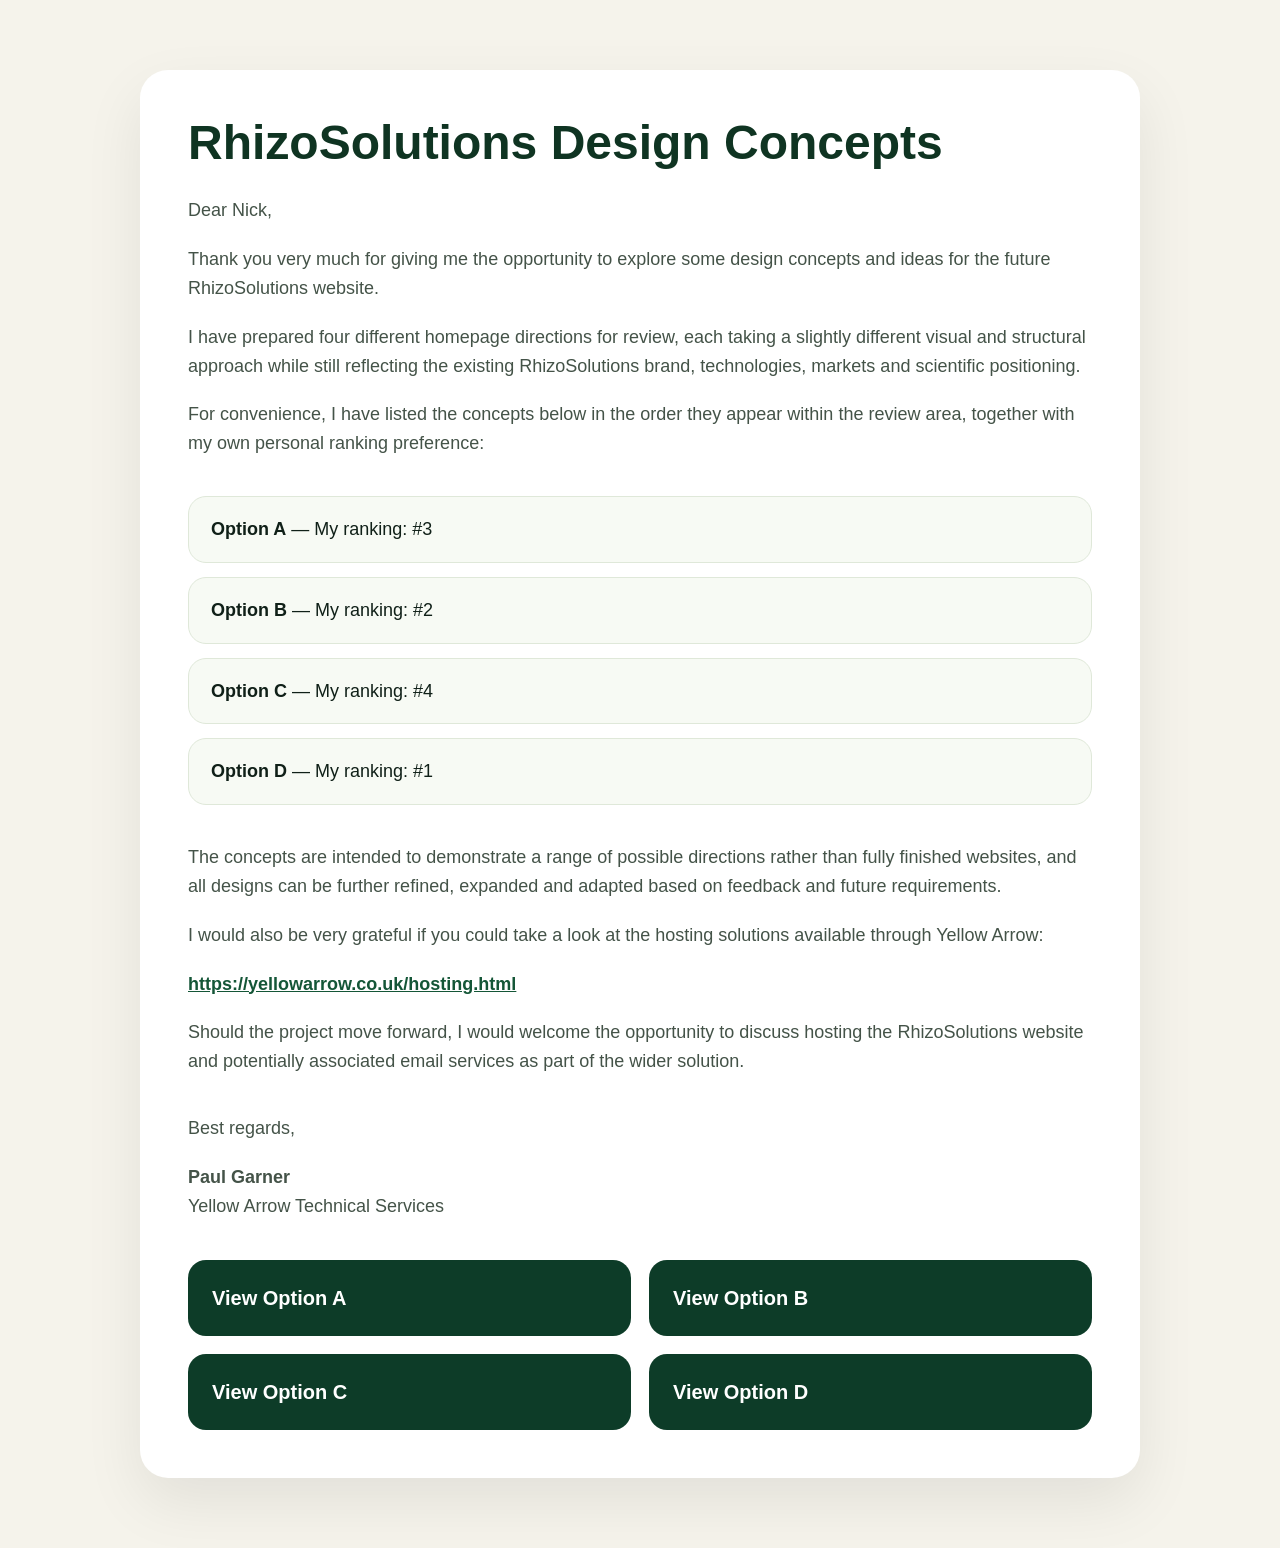
<file: index.html>
<!doctype html>
<html>
<head>
<meta charset="utf-8">
<meta name="viewport" content="width=device-width,initial-scale=1">
<title>RhizoSolutions Design Concepts</title>
<style>
body{
    margin:0;
    font-family:Arial,Helvetica,sans-serif;
    background:#f5f3eb;
    color:#102018;
    line-height:1.6;
}
.wrapper{
    max-width:1000px;
    margin:0 auto;
    padding:70px 32px;
}
.card{
    background:#ffffff;
    border-radius:28px;
    padding:48px;
    box-shadow:0 24px 60px rgba(0,0,0,.08);
}
h1{
    font-size:48px;
    margin:0 0 28px;
    line-height:1.05;
    color:#0f3422;
}
p{
    font-size:18px;
    color:#445348;
    margin:0 0 20px;
}
.rankings{
    margin:38px 0;
    padding:0;
    list-style:none;
}
.rankings li{
    background:#f7faf4;
    border:1px solid #dfe8d9;
    border-radius:18px;
    padding:18px 22px;
    margin-bottom:14px;
    font-size:18px;
}
.links{
    display:grid;
    grid-template-columns:1fr 1fr;
    gap:18px;
    margin-top:40px;
}
.links a{
    display:block;
    text-decoration:none;
    background:#0d3c28;
    color:#fff;
    padding:22px 24px;
    border-radius:18px;
    font-size:20px;
    font-weight:700;
    transition:.2s ease;
}
.links a:hover{
    transform:translateY(-2px);
    background:#145637;
}
.signature{
    margin-top:38px;
    color:#314136;
}
@media(max-width:700px){
    h1{font-size:38px}
    .card{padding:34px 26px}
    .links{grid-template-columns:1fr}
}
</style>
</head>
<body>
<div class="wrapper">
    <div class="card">
        <h1>RhizoSolutions Design Concepts</h1>

        <p>Dear Nick,</p>

        <p>Thank you very much for giving me the opportunity to explore some design concepts and ideas for the future RhizoSolutions website.</p>

        <p>I have prepared four different homepage directions for review, each taking a slightly different visual and structural approach while still reflecting the existing RhizoSolutions brand, technologies, markets and scientific positioning.</p>

        <p>For convenience, I have listed the concepts below in the order they appear within the review area, together with my own personal ranking preference:</p>

        <ul class="rankings">
            <li><strong>Option A</strong> — My ranking: #3</li>
            <li><strong>Option B</strong> — My ranking: #2</li>
            <li><strong>Option C</strong> — My ranking: #4</li>
            <li><strong>Option D</strong> — My ranking: #1</li>
        </ul>

        <p>The concepts are intended to demonstrate a range of possible directions rather than fully finished websites, and all designs can be further refined, expanded and adapted based on feedback and future requirements.</p>

        <p>I would also be very grateful if you could take a look at the hosting solutions available through Yellow Arrow:</p>

        <p><a href="https://yellowarrow.co.uk/hosting.html" style="color:#145637;font-weight:700;">https://yellowarrow.co.uk/hosting.html</a></p>

        <p>Should the project move forward, I would welcome the opportunity to discuss hosting the RhizoSolutions website and potentially associated email services as part of the wider solution.</p>

        <div class="signature">
            <p>Best regards,</p>
            <p><strong>Paul Garner</strong><br>
            Yellow Arrow Technical Services</p>
        </div>

        <div class="links">
            <a href="option-a/">View Option A</a>
            <a href="option-b/">View Option B</a>
            <a href="option-c/">View Option C</a>
            <a href="option-d/">View Option D</a>
        </div>
    </div>
</div>
</body>
</html>
</file>
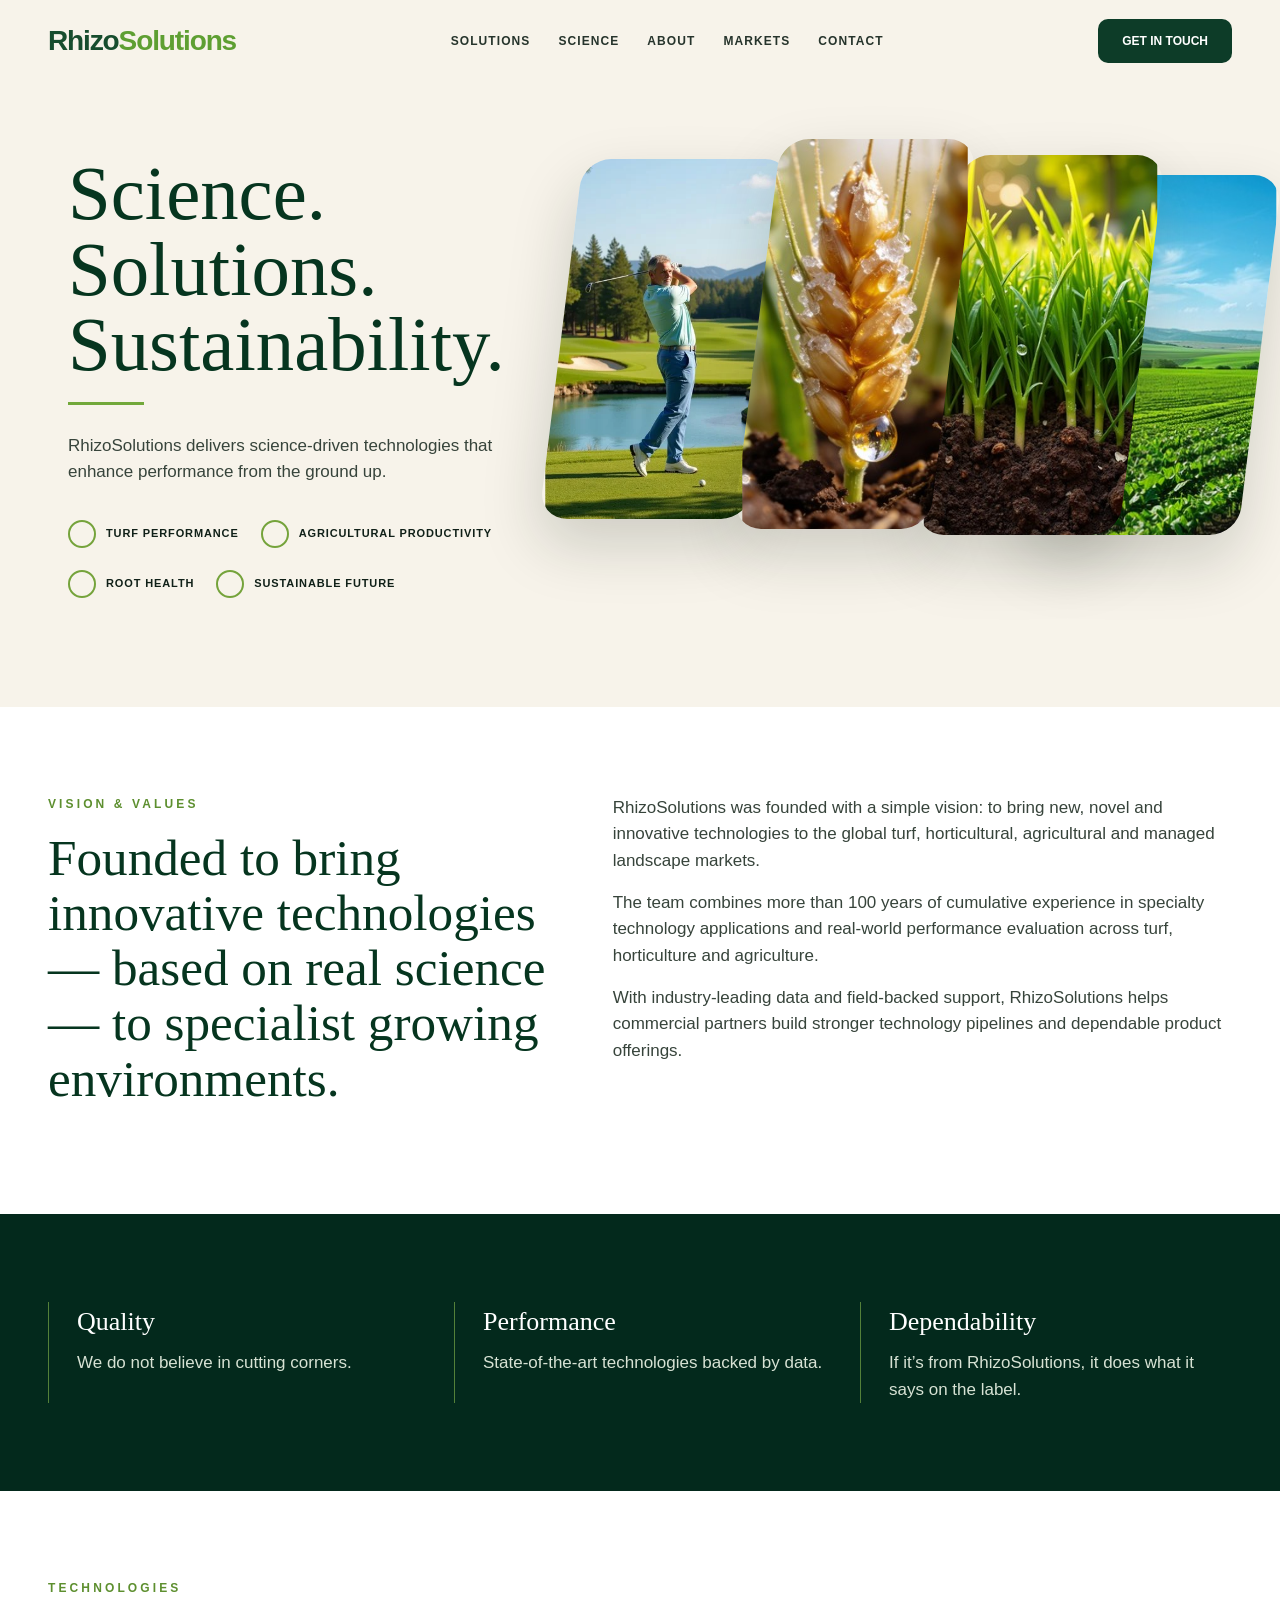
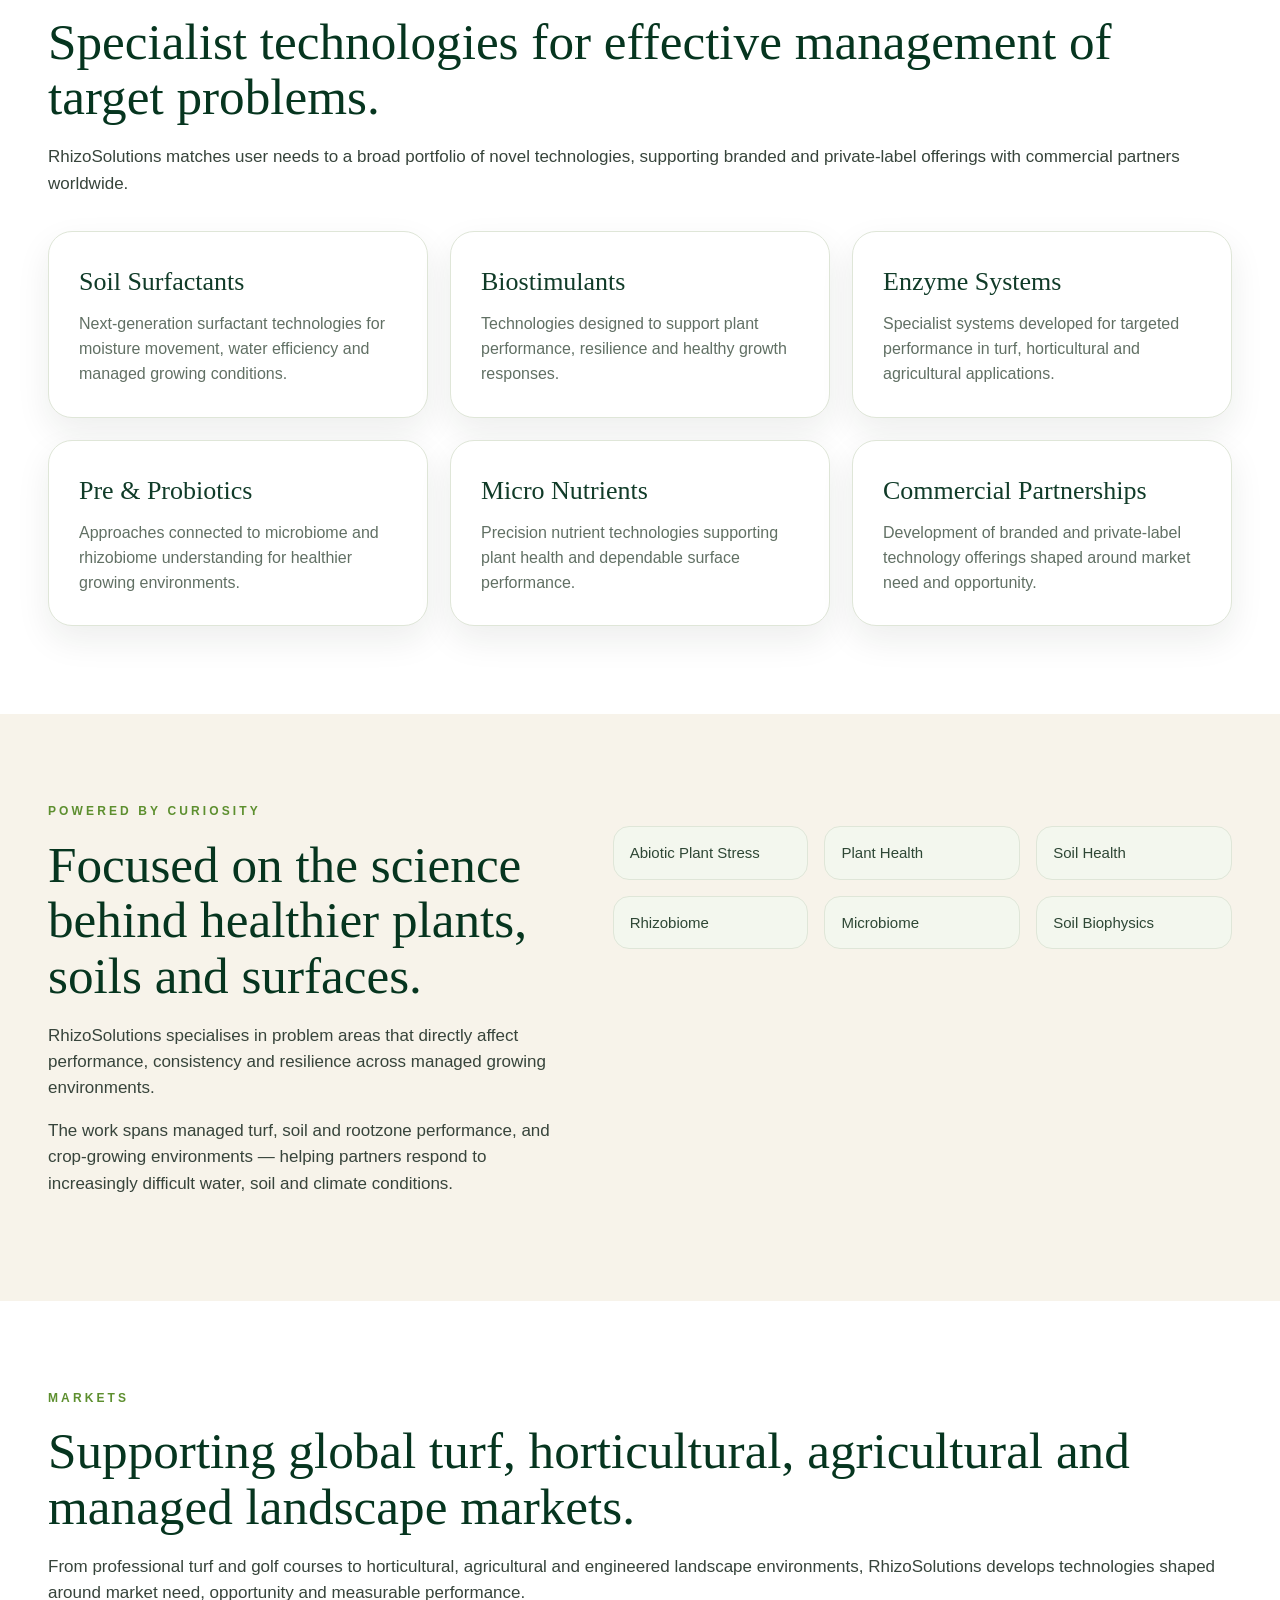
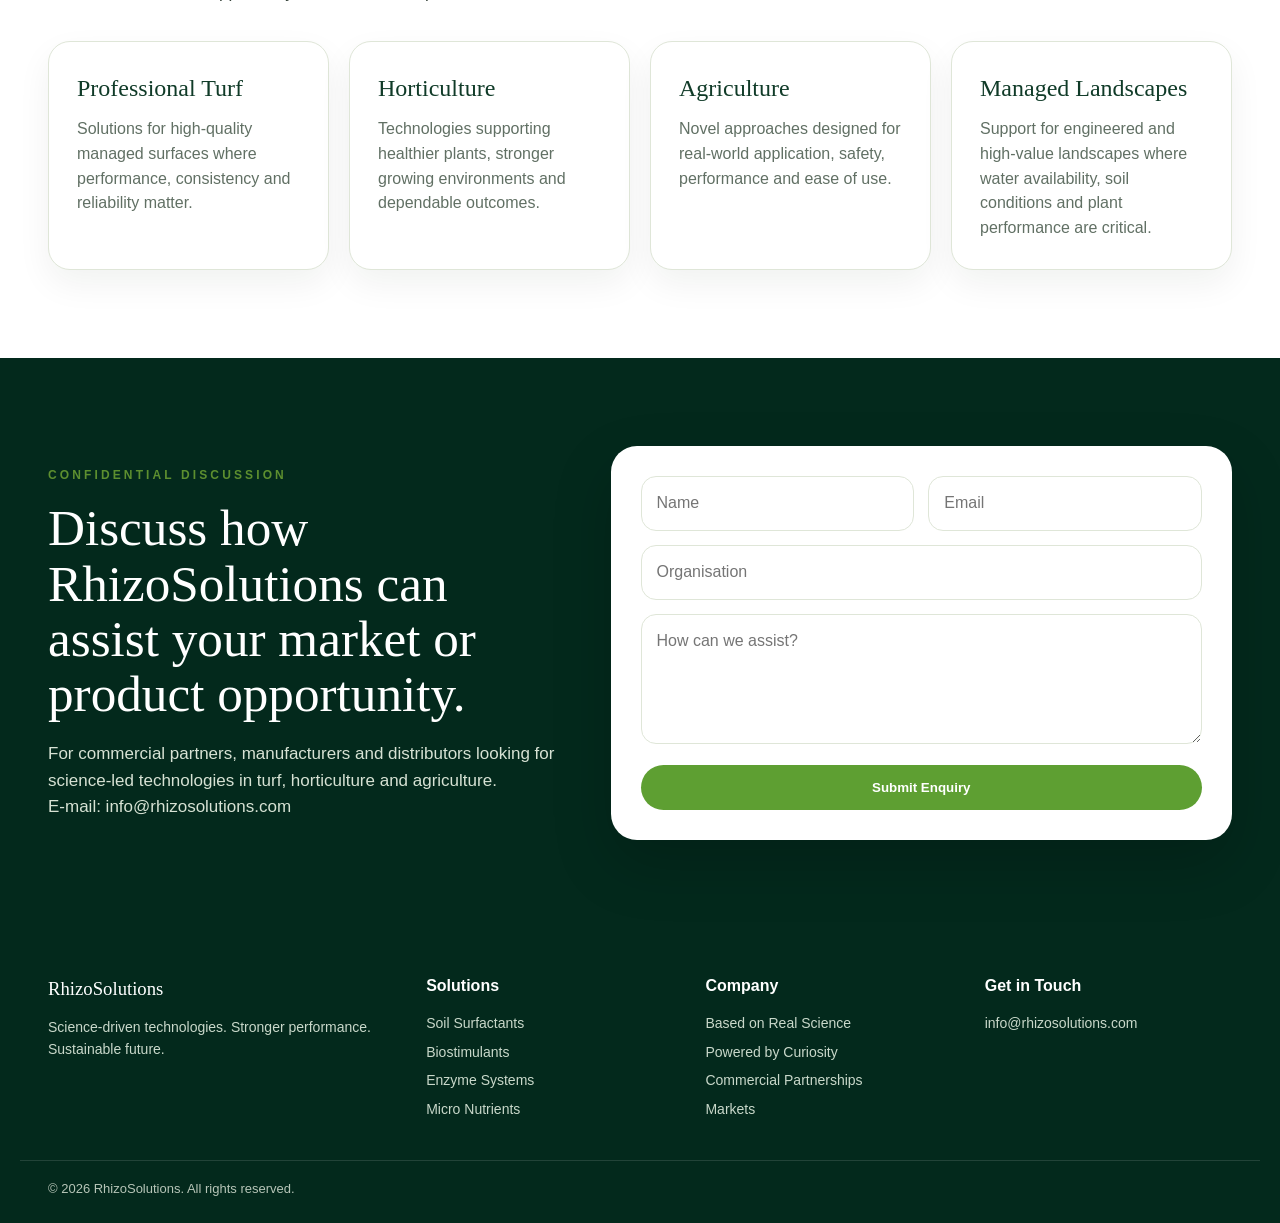
<file: option-a/index.html>
<!doctype html><html><head><meta charset="utf-8"><meta name="viewport" content="width=device-width,initial-scale=1"><title>RhizoSolutions Option A</title><link rel="stylesheet" href="assets/css/style.css"></head><body class="opt-a"><nav class="nav container"><div class="logo">Rhizo<span>Solutions</span></div><div class="links"><a href="#solutions">Solutions</a><a href="#science">Science</a><a href="#about">About</a><a href="#markets">Markets</a><a href="#contact">Contact</a></div><a href="#contact" class="cta">Get in Touch</a></nav><main class="container a-hero"><section class="a-copy"><h1>Science.<br>Solutions.<br>Sustainability.</h1><span class="kicker"></span><p>RhizoSolutions delivers science-driven technologies that enhance performance from the ground up.</p><div class="features"><div class="feature"><i></i>Turf Performance</div><div class="feature"><i></i>Agricultural Productivity</div><div class="feature"><i></i>Root Health</div><div class="feature"><i></i>Sustainable Future</div></div></section><section class="a-collage"><div class="a-card"><img src="assets/img/golf.jpg"></div><div class="a-card"><img src="assets/img/wheat.jpg"></div><div class="a-card"><img src="assets/img/rootzone.jpg"></div><div class="a-card"><img src="assets/img/crop.jpg"></div></section></main>
<section id="about" class="section white">
  <div class="container text-grid">
    <div>
      <div class="eyebrow">Vision & Values</div>
      <h2>Founded to bring innovative technologies — based on real science — to specialist growing environments.</h2>
    </div>
    <div>
      <p>RhizoSolutions was founded with a simple vision: to bring new, novel and innovative technologies to the global turf, horticultural, agricultural and managed landscape markets.</p>
      <p>The team combines more than 100 years of cumulative experience in specialty technology applications and real-world performance evaluation across turf, horticulture and agriculture.</p>
      <p>With industry-leading data and field-backed support, RhizoSolutions helps commercial partners build stronger technology pipelines and dependable product offerings.</p>
    </div>
  </div>
</section>

<section class="section dark">
  <div class="container quality-grid">
    <div class="quality-card"><h3>Quality</h3><p>We do not believe in cutting corners.</p></div>
    <div class="quality-card"><h3>Performance</h3><p>State-of-the-art technologies backed by data.</p></div>
    <div class="quality-card"><h3>Dependability</h3><p>If it’s from RhizoSolutions, it does what it says on the label.</p></div>
  </div>
</section>

<section id="solutions" class="section white">
  <div class="container">
    <div class="eyebrow">Technologies</div>
    <h2>Specialist technologies for effective management of target problems.</h2>
    <p>RhizoSolutions matches user needs to a broad portfolio of novel technologies, supporting branded and private-label offerings with commercial partners worldwide.</p>
    <div class="tech-grid">
      <article class="tech-card"><h3>Soil Surfactants</h3><p>Next-generation surfactant technologies for moisture movement, water efficiency and managed growing conditions.</p></article>
      <article class="tech-card"><h3>Biostimulants</h3><p>Technologies designed to support plant performance, resilience and healthy growth responses.</p></article>
      <article class="tech-card"><h3>Enzyme Systems</h3><p>Specialist systems developed for targeted performance in turf, horticultural and agricultural applications.</p></article>
      <article class="tech-card"><h3>Pre & Probiotics</h3><p>Approaches connected to microbiome and rhizobiome understanding for healthier growing environments.</p></article>
      <article class="tech-card"><h3>Micro Nutrients</h3><p>Precision nutrient technologies supporting plant health and dependable surface performance.</p></article>
      <article class="tech-card"><h3>Commercial Partnerships</h3><p>Development of branded and private-label technology offerings shaped around market need and opportunity.</p></article>
    </div>
  </div>
</section>

<section id="science" class="section">
  <div class="container text-grid">
    <div>
      <div class="eyebrow">Powered by Curiosity</div>
      <h2>Focused on the science behind healthier plants, soils and surfaces.</h2>
      <p>RhizoSolutions specialises in problem areas that directly affect performance, consistency and resilience across managed growing environments.</p>
      <p>The work spans managed turf, soil and rootzone performance, and crop-growing environments — helping partners respond to increasingly difficult water, soil and climate conditions.</p>
    </div>
    <div>
      <div class="focus-grid">
        <span>Abiotic Plant Stress</span><span>Plant Health</span><span>Soil Health</span><span>Rhizobiome</span><span>Microbiome</span><span>Soil Biophysics</span>
      </div>
    </div>
  </div>
</section>

<section id="markets" class="section white">
  <div class="container">
    <div class="eyebrow">Markets</div>
    <h2>Supporting global turf, horticultural, agricultural and managed landscape markets.</h2>
    <p>From professional turf and golf courses to horticultural, agricultural and engineered landscape environments, RhizoSolutions develops technologies shaped around market need, opportunity and measurable performance.</p>
    <div class="market-grid">
      <article class="market-card"><h3>Professional Turf</h3><p>Solutions for high-quality managed surfaces where performance, consistency and reliability matter.</p></article>
      <article class="market-card"><h3>Horticulture</h3><p>Technologies supporting healthier plants, stronger growing environments and dependable outcomes.</p></article>
      <article class="market-card"><h3>Agriculture</h3><p>Novel approaches designed for real-world application, safety, performance and ease of use.</p></article>
      <article class="market-card"><h3>Managed Landscapes</h3><p>Support for engineered and high-value landscapes where water availability, soil conditions and plant performance are critical.</p></article>
    </div>
  </div>
</section>

<section id="contact" class="section dark">
  <div class="container contact-grid">
    <div>
      <div class="eyebrow">Confidential Discussion</div>
      <h2>Discuss how RhizoSolutions can assist your market or product opportunity.</h2>
      <p>For commercial partners, manufacturers and distributors looking for science-led technologies in turf, horticulture and agriculture.</p>
      <p>E-mail: info@rhizosolutions.com</p>
    </div>
    <form class="contact-form">
      <div class="form-row"><input placeholder="Name"><input placeholder="Email"></div>
      <input placeholder="Organisation"><textarea placeholder="How can we assist?"></textarea><button>Submit Enquiry</button>
    </form>
  </div>
</section>
<footer class="footer"><div class="container footer-grid"><div><h3>RhizoSolutions</h3><p>Science-driven technologies. Stronger performance. Sustainable future.</p></div><div><h4>Solutions</h4><ul><li>Soil Surfactants</li><li>Biostimulants</li><li>Enzyme Systems</li><li>Micro Nutrients</li></ul></div><div><h4>Company</h4><ul><li>Based on Real Science</li><li>Powered by Curiosity</li><li>Commercial Partnerships</li><li>Markets</li></ul></div><div><h4>Get in Touch</h4><p>info@rhizosolutions.com</p></div></div><div class="container footer-bottom">© 2026 RhizoSolutions. All rights reserved.</div></footer></body></html>
</file>
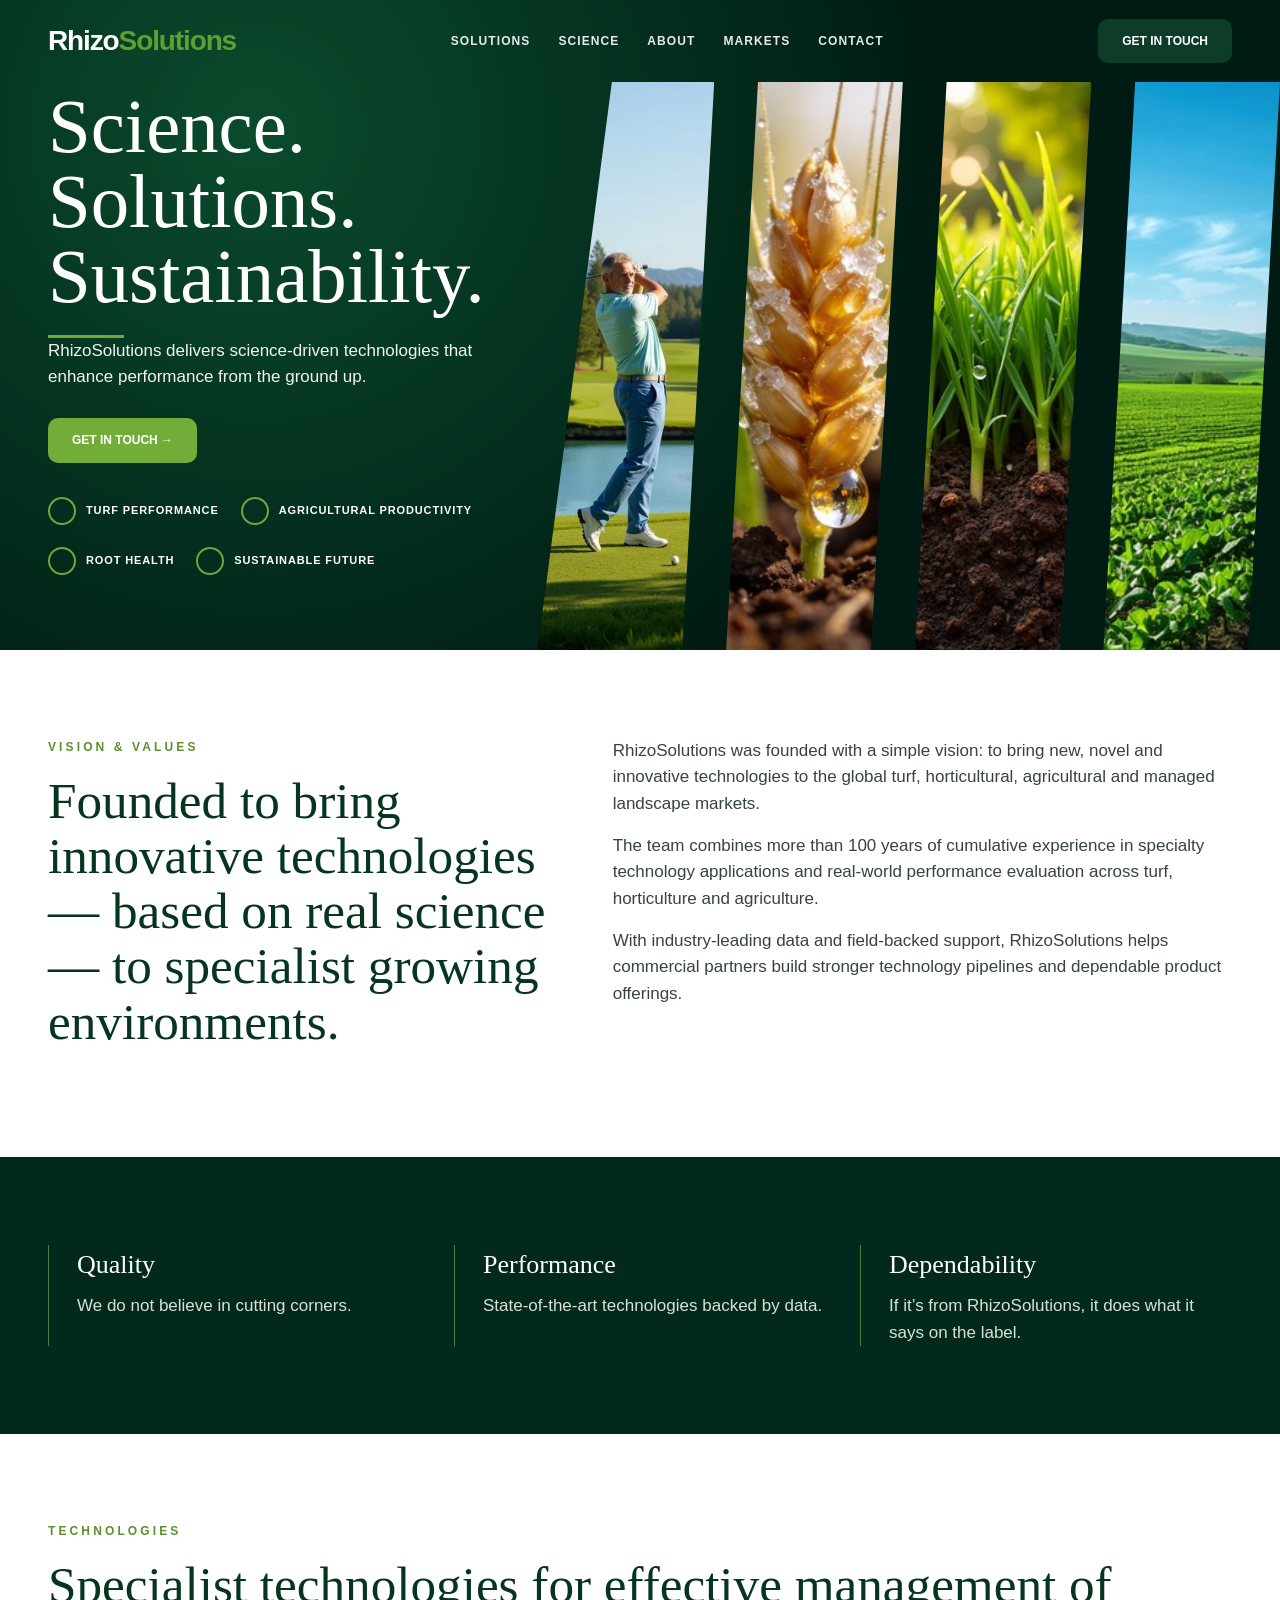
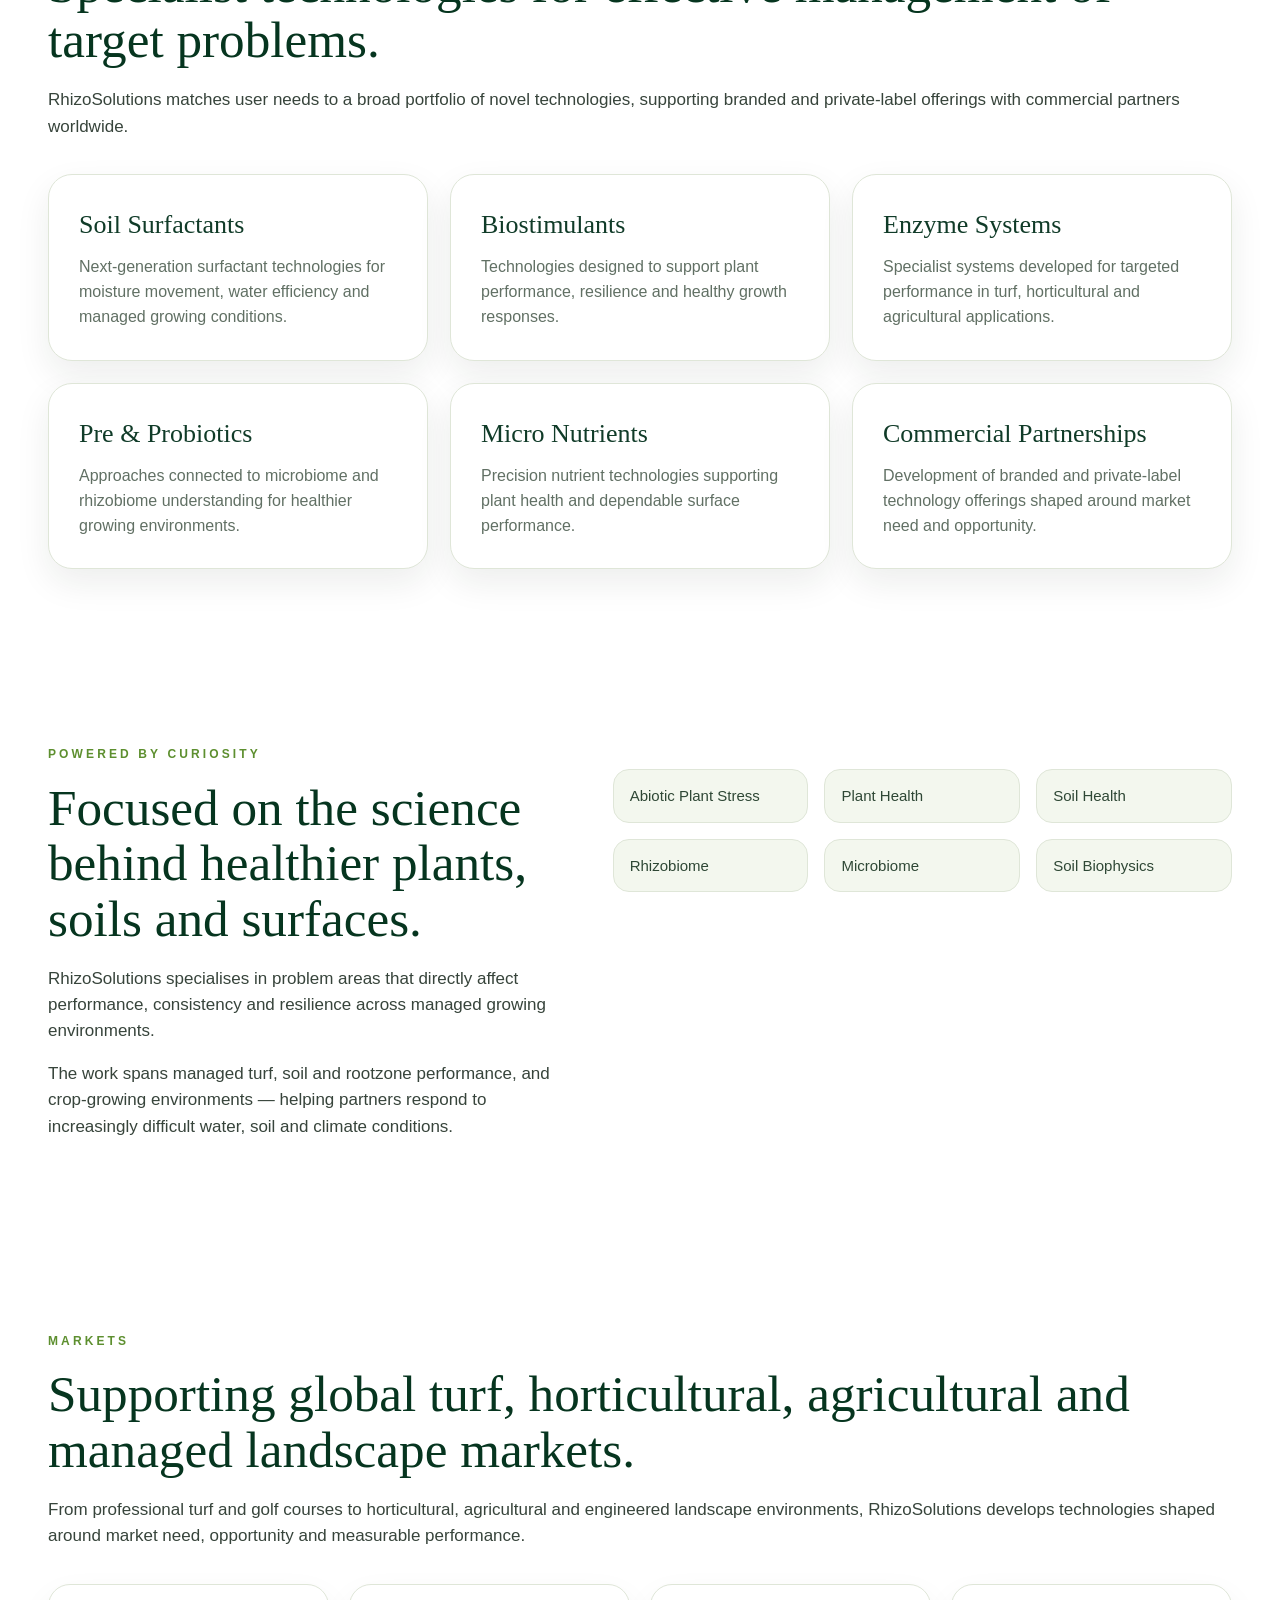
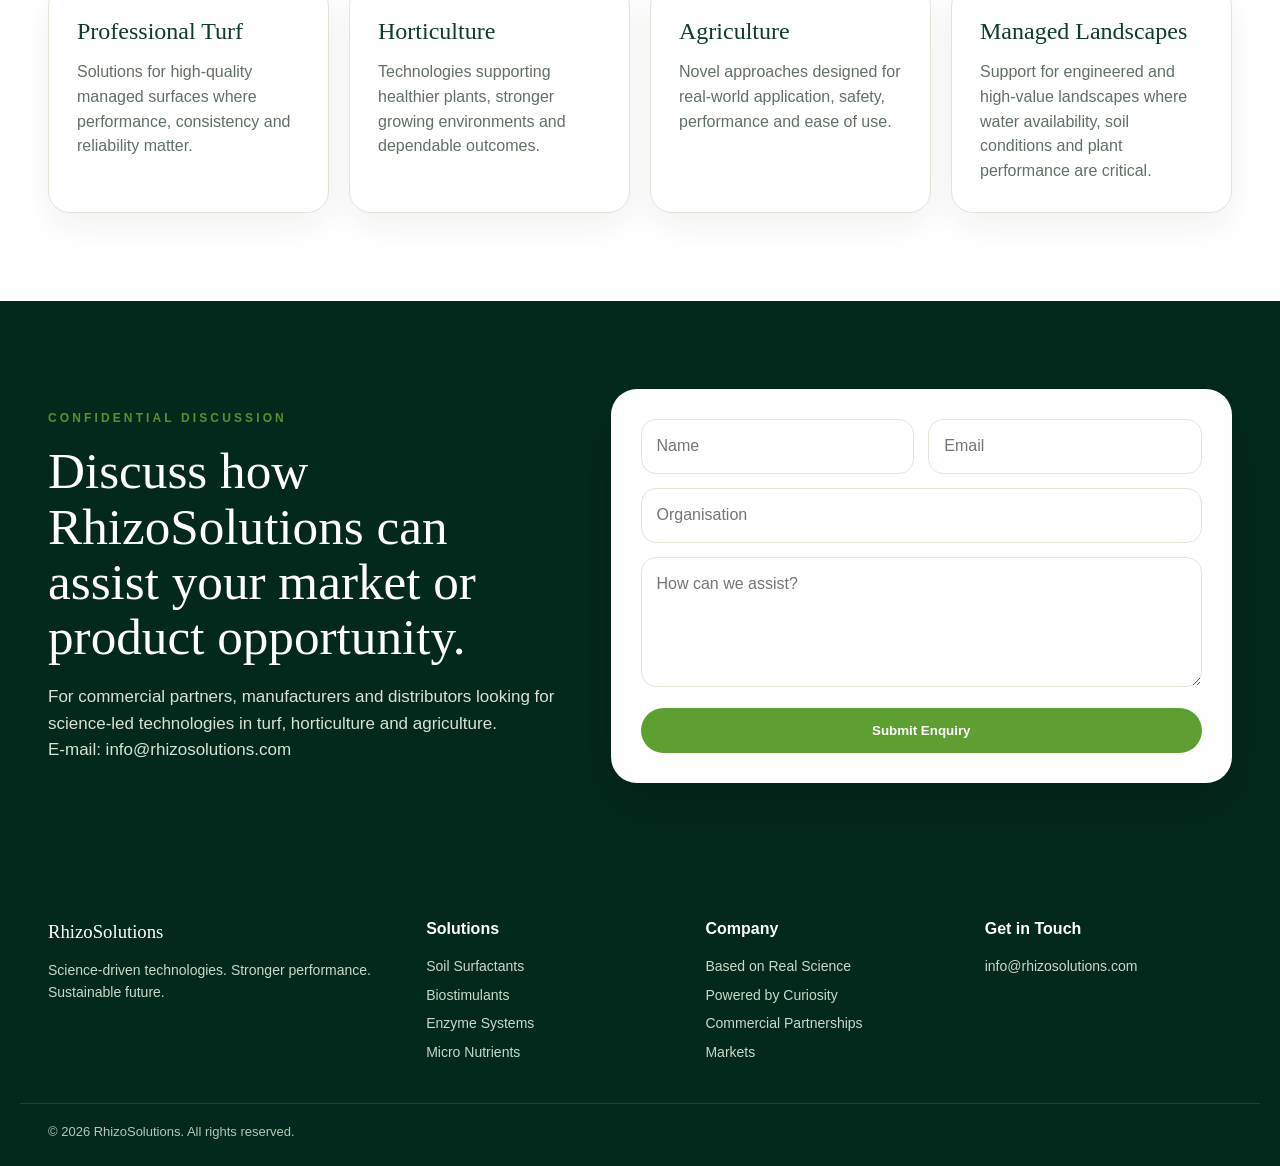
<file: option-b/index.html>
<!doctype html><html><head><meta charset="utf-8"><meta name="viewport" content="width=device-width,initial-scale=1"><title>RhizoSolutions Option B</title><link rel="stylesheet" href="assets/css/style.css"></head><body class="opt-b"><header class="b-hero"><nav class="nav container"><div class="logo">Rhizo<span>Solutions</span></div><div class="links"><a href="#solutions">Solutions</a><a href="#science">Science</a><a href="#about">About</a><a href="#markets">Markets</a><a href="#contact">Contact</a></div><a href="#contact" class="cta">Get in Touch</a></nav><div class="container b-wrap"><section class="b-copy"><h1>Science.<br>Solutions.<br>Sustainability.</h1><span class="kicker"></span><p>RhizoSolutions delivers science-driven technologies that enhance performance from the ground up.</p><a href="#contact" class="cta">Get in Touch →</a><div class="features"><div class="feature"><i></i>Turf Performance</div><div class="feature"><i></i>Agricultural Productivity</div><div class="feature"><i></i>Root Health</div><div class="feature"><i></i>Sustainable Future</div></div></section></div><div class="b-panels"><div class="b-panel"><img src="assets/img/golf.jpg"></div><div class="b-panel"><img src="assets/img/wheat.jpg"></div><div class="b-panel"><img src="assets/img/rootzone.jpg"></div><div class="b-panel"><img src="assets/img/crop.jpg"></div></div></header>
<section id="about" class="section white">
  <div class="container text-grid">
    <div>
      <div class="eyebrow">Vision & Values</div>
      <h2>Founded to bring innovative technologies — based on real science — to specialist growing environments.</h2>
    </div>
    <div>
      <p>RhizoSolutions was founded with a simple vision: to bring new, novel and innovative technologies to the global turf, horticultural, agricultural and managed landscape markets.</p>
      <p>The team combines more than 100 years of cumulative experience in specialty technology applications and real-world performance evaluation across turf, horticulture and agriculture.</p>
      <p>With industry-leading data and field-backed support, RhizoSolutions helps commercial partners build stronger technology pipelines and dependable product offerings.</p>
    </div>
  </div>
</section>

<section class="section dark">
  <div class="container quality-grid">
    <div class="quality-card"><h3>Quality</h3><p>We do not believe in cutting corners.</p></div>
    <div class="quality-card"><h3>Performance</h3><p>State-of-the-art technologies backed by data.</p></div>
    <div class="quality-card"><h3>Dependability</h3><p>If it’s from RhizoSolutions, it does what it says on the label.</p></div>
  </div>
</section>

<section id="solutions" class="section white">
  <div class="container">
    <div class="eyebrow">Technologies</div>
    <h2>Specialist technologies for effective management of target problems.</h2>
    <p>RhizoSolutions matches user needs to a broad portfolio of novel technologies, supporting branded and private-label offerings with commercial partners worldwide.</p>
    <div class="tech-grid">
      <article class="tech-card"><h3>Soil Surfactants</h3><p>Next-generation surfactant technologies for moisture movement, water efficiency and managed growing conditions.</p></article>
      <article class="tech-card"><h3>Biostimulants</h3><p>Technologies designed to support plant performance, resilience and healthy growth responses.</p></article>
      <article class="tech-card"><h3>Enzyme Systems</h3><p>Specialist systems developed for targeted performance in turf, horticultural and agricultural applications.</p></article>
      <article class="tech-card"><h3>Pre & Probiotics</h3><p>Approaches connected to microbiome and rhizobiome understanding for healthier growing environments.</p></article>
      <article class="tech-card"><h3>Micro Nutrients</h3><p>Precision nutrient technologies supporting plant health and dependable surface performance.</p></article>
      <article class="tech-card"><h3>Commercial Partnerships</h3><p>Development of branded and private-label technology offerings shaped around market need and opportunity.</p></article>
    </div>
  </div>
</section>

<section id="science" class="section">
  <div class="container text-grid">
    <div>
      <div class="eyebrow">Powered by Curiosity</div>
      <h2>Focused on the science behind healthier plants, soils and surfaces.</h2>
      <p>RhizoSolutions specialises in problem areas that directly affect performance, consistency and resilience across managed growing environments.</p>
      <p>The work spans managed turf, soil and rootzone performance, and crop-growing environments — helping partners respond to increasingly difficult water, soil and climate conditions.</p>
    </div>
    <div>
      <div class="focus-grid">
        <span>Abiotic Plant Stress</span><span>Plant Health</span><span>Soil Health</span><span>Rhizobiome</span><span>Microbiome</span><span>Soil Biophysics</span>
      </div>
    </div>
  </div>
</section>

<section id="markets" class="section white">
  <div class="container">
    <div class="eyebrow">Markets</div>
    <h2>Supporting global turf, horticultural, agricultural and managed landscape markets.</h2>
    <p>From professional turf and golf courses to horticultural, agricultural and engineered landscape environments, RhizoSolutions develops technologies shaped around market need, opportunity and measurable performance.</p>
    <div class="market-grid">
      <article class="market-card"><h3>Professional Turf</h3><p>Solutions for high-quality managed surfaces where performance, consistency and reliability matter.</p></article>
      <article class="market-card"><h3>Horticulture</h3><p>Technologies supporting healthier plants, stronger growing environments and dependable outcomes.</p></article>
      <article class="market-card"><h3>Agriculture</h3><p>Novel approaches designed for real-world application, safety, performance and ease of use.</p></article>
      <article class="market-card"><h3>Managed Landscapes</h3><p>Support for engineered and high-value landscapes where water availability, soil conditions and plant performance are critical.</p></article>
    </div>
  </div>
</section>

<section id="contact" class="section dark">
  <div class="container contact-grid">
    <div>
      <div class="eyebrow">Confidential Discussion</div>
      <h2>Discuss how RhizoSolutions can assist your market or product opportunity.</h2>
      <p>For commercial partners, manufacturers and distributors looking for science-led technologies in turf, horticulture and agriculture.</p>
      <p>E-mail: info@rhizosolutions.com</p>
    </div>
    <form class="contact-form">
      <div class="form-row"><input placeholder="Name"><input placeholder="Email"></div>
      <input placeholder="Organisation"><textarea placeholder="How can we assist?"></textarea><button>Submit Enquiry</button>
    </form>
  </div>
</section>
<footer class="footer"><div class="container footer-grid"><div><h3>RhizoSolutions</h3><p>Science-driven technologies. Stronger performance. Sustainable future.</p></div><div><h4>Solutions</h4><ul><li>Soil Surfactants</li><li>Biostimulants</li><li>Enzyme Systems</li><li>Micro Nutrients</li></ul></div><div><h4>Company</h4><ul><li>Based on Real Science</li><li>Powered by Curiosity</li><li>Commercial Partnerships</li><li>Markets</li></ul></div><div><h4>Get in Touch</h4><p>info@rhizosolutions.com</p></div></div><div class="container footer-bottom">© 2026 RhizoSolutions. All rights reserved.</div></footer></body></html>
</file>
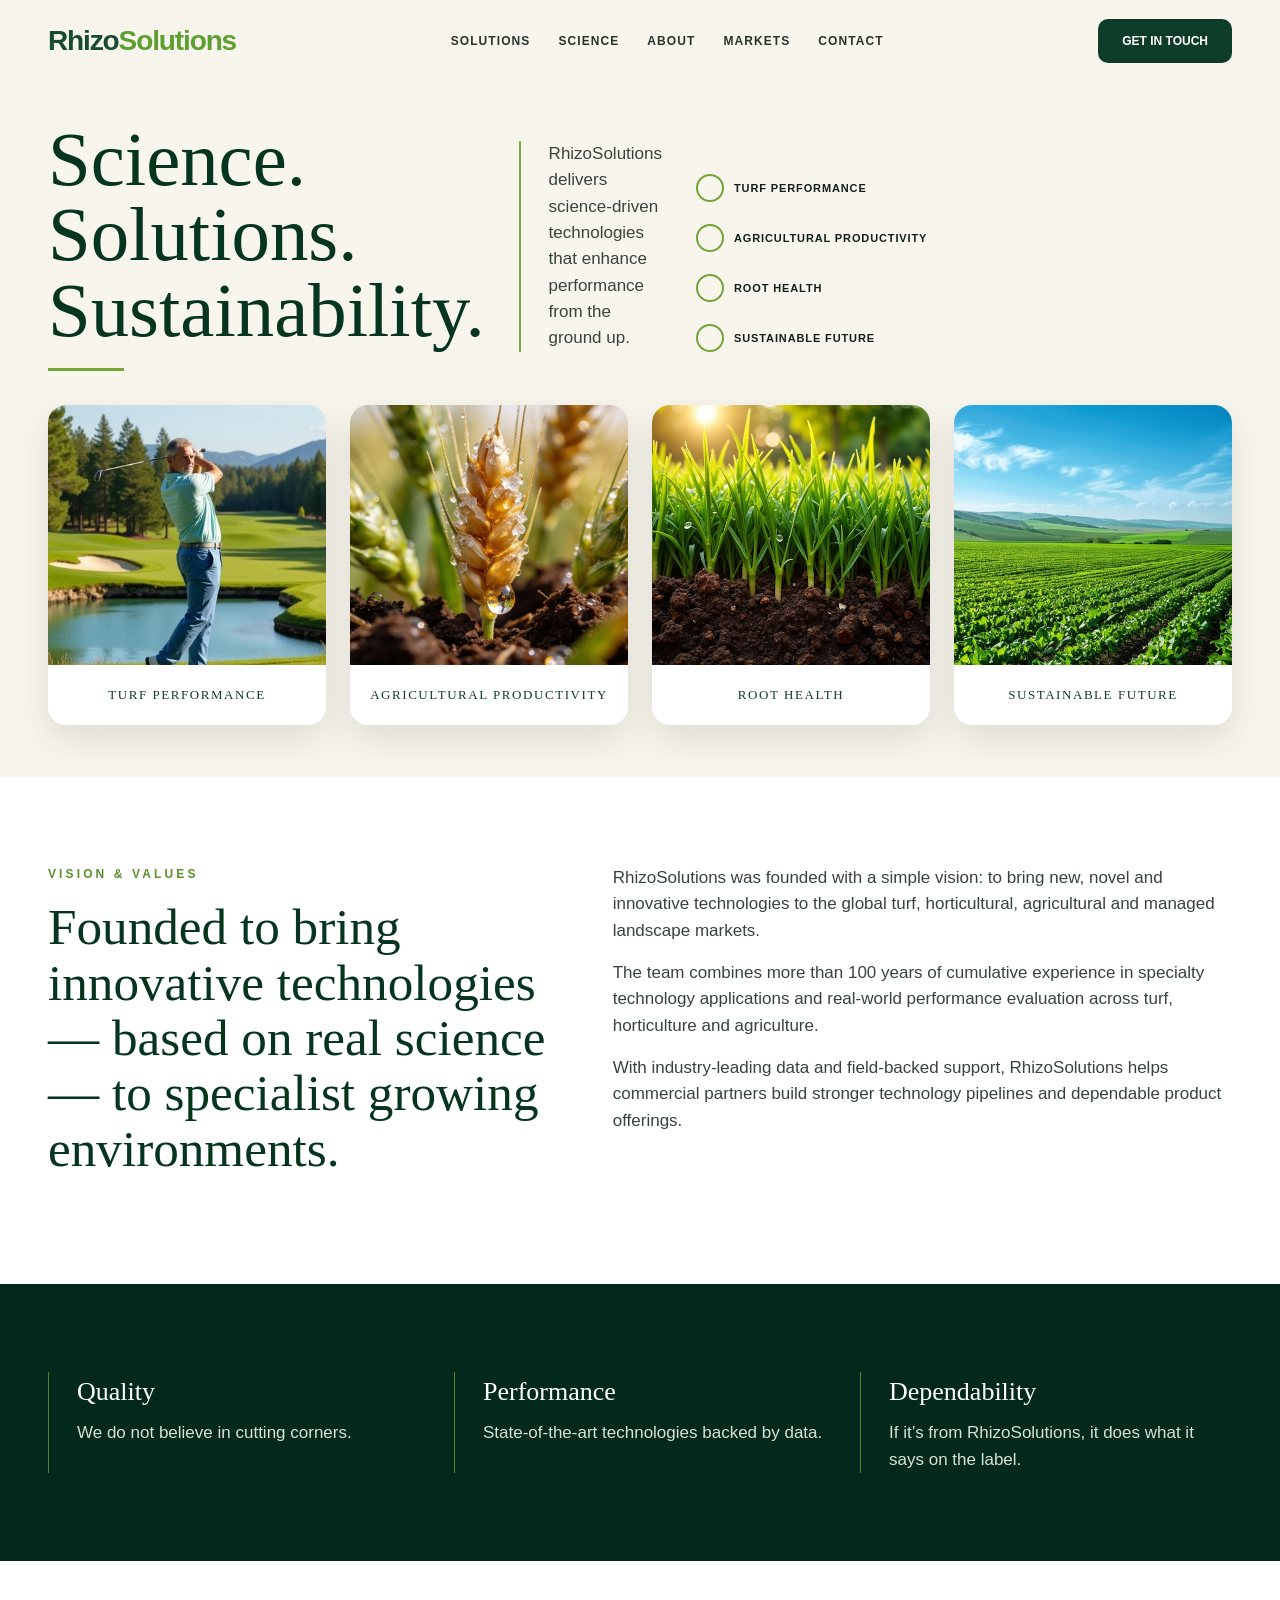
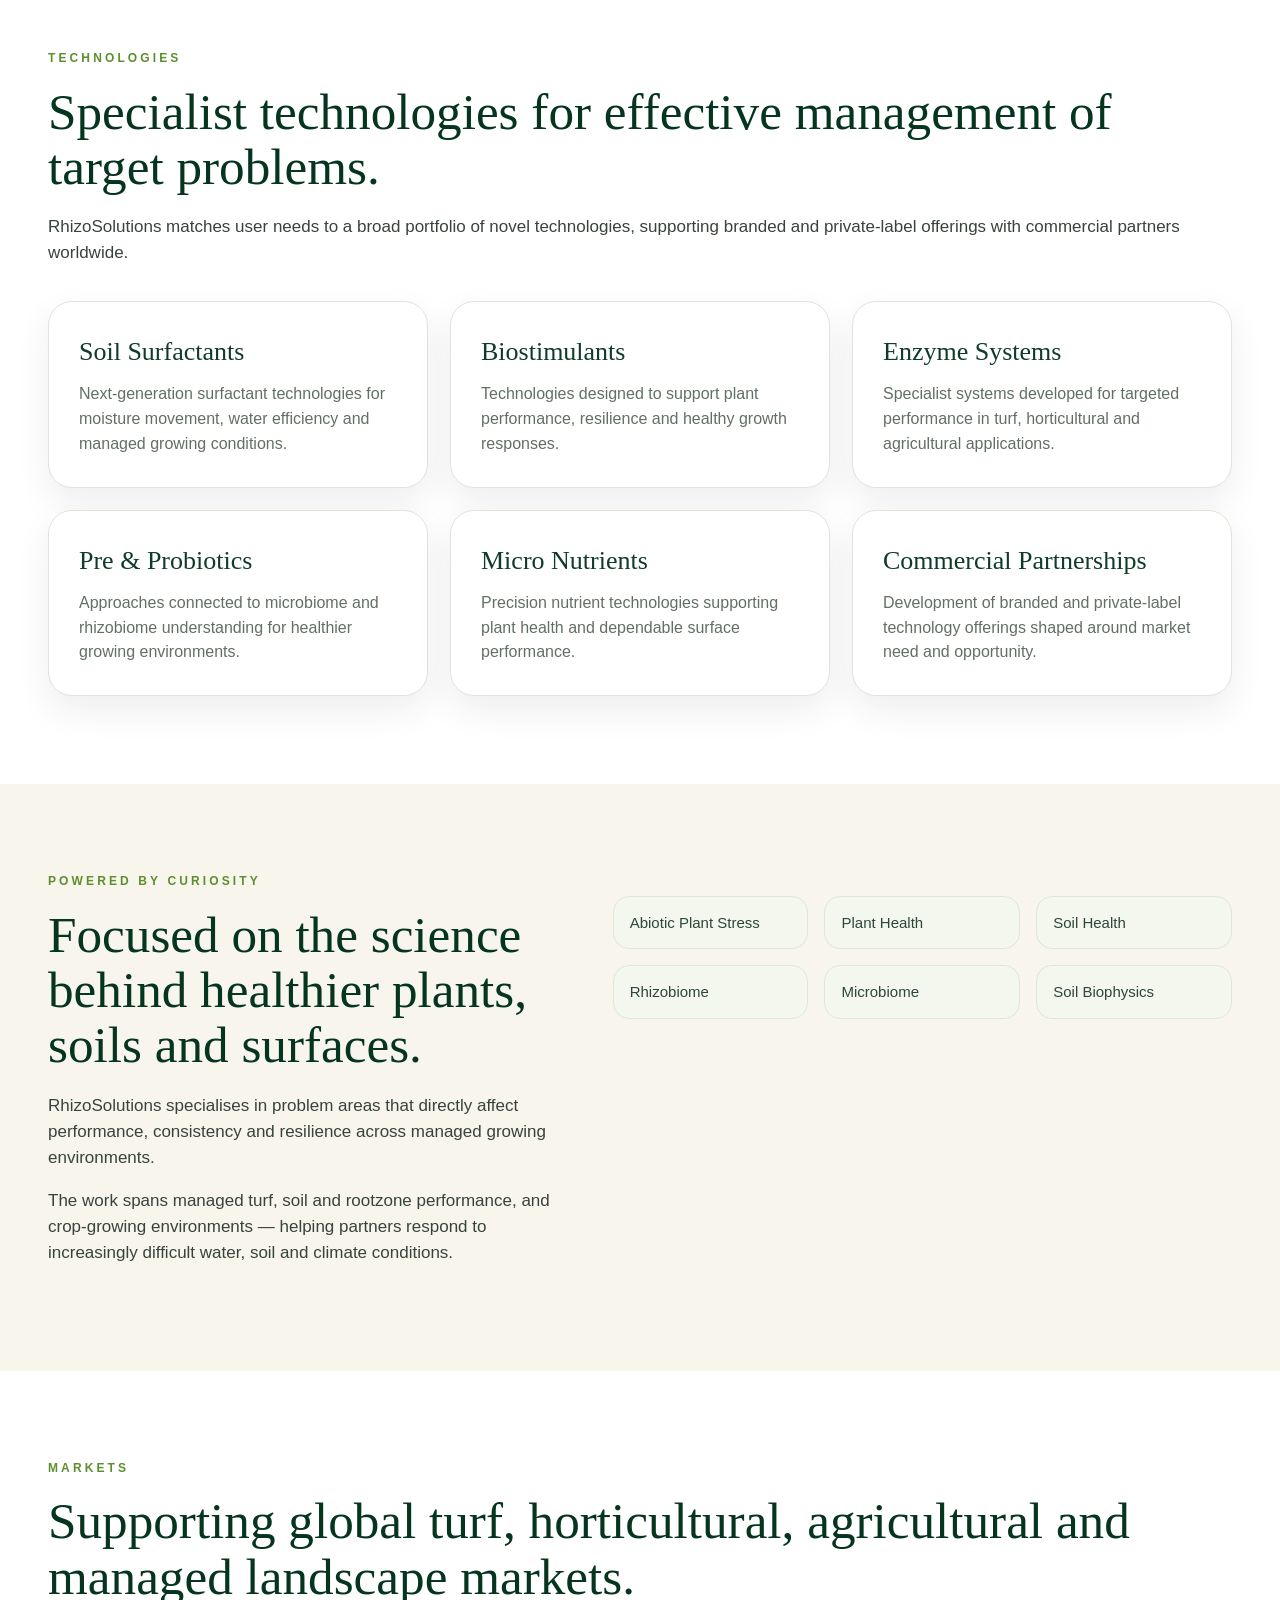
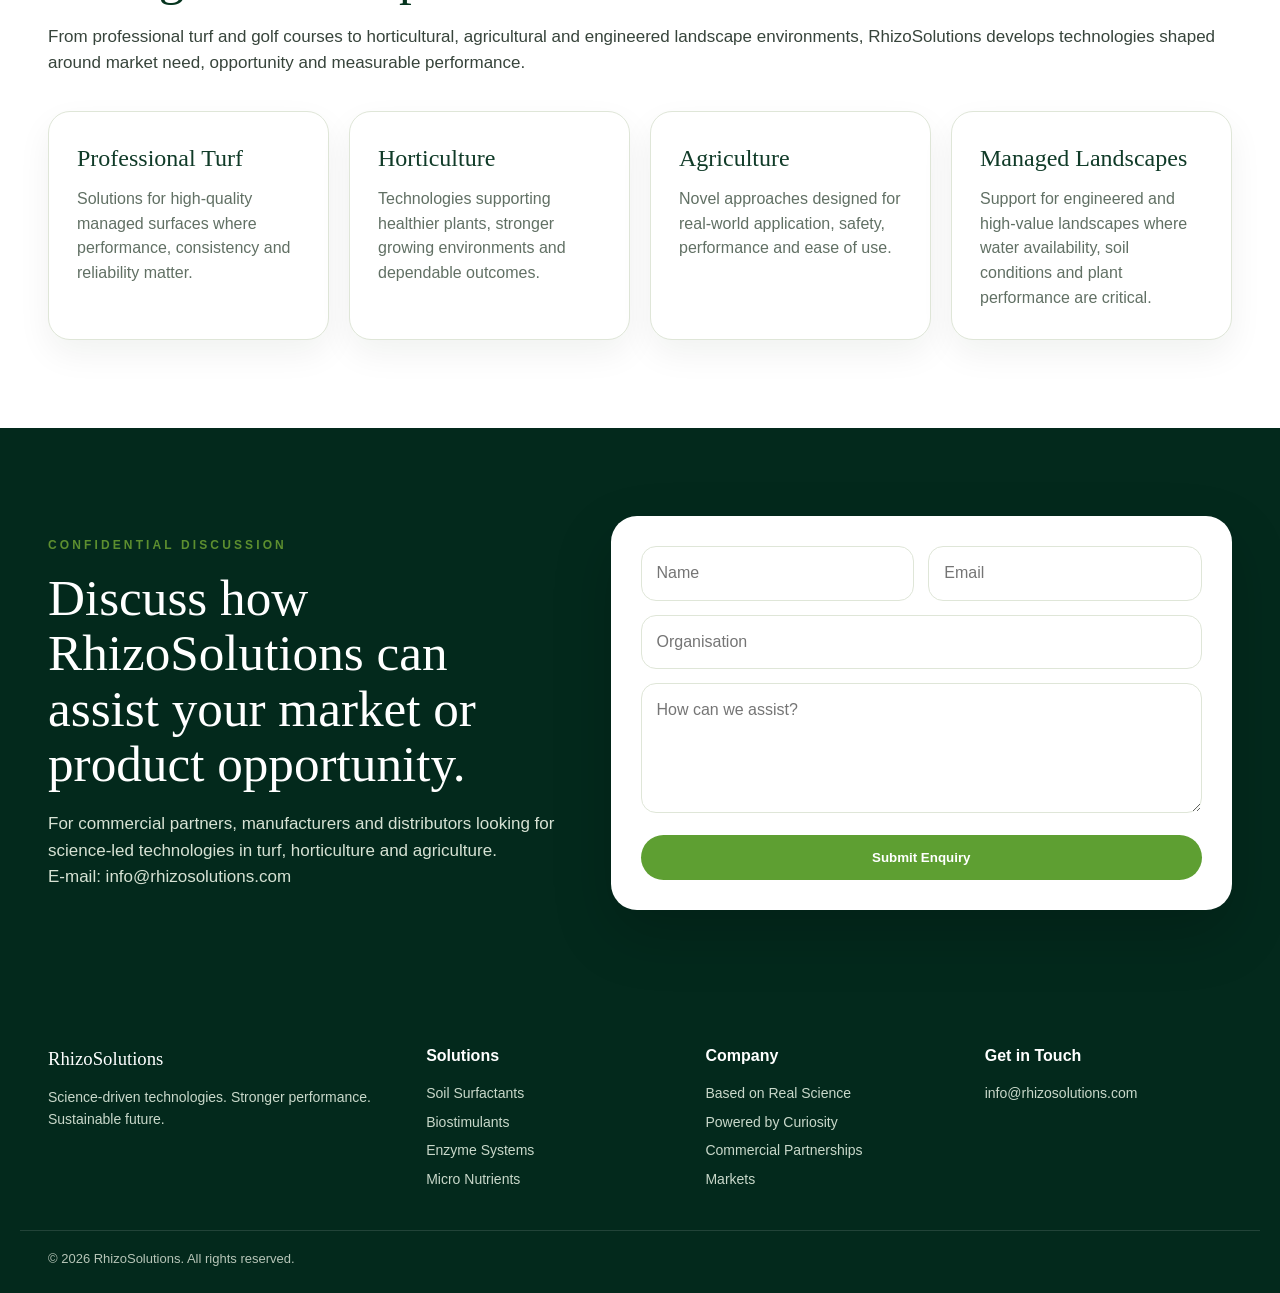
<file: option-c/index.html>
<!doctype html><html><head><meta charset="utf-8"><meta name="viewport" content="width=device-width,initial-scale=1"><title>RhizoSolutions Option C</title><link rel="stylesheet" href="assets/css/style.css"></head><body class="opt-c"><nav class="nav container"><div class="logo">Rhizo<span>Solutions</span></div><div class="links"><a href="#solutions">Solutions</a><a href="#science">Science</a><a href="#about">About</a><a href="#markets">Markets</a><a href="#contact">Contact</a></div><a href="#contact" class="cta">Get in Touch</a></nav><main class="container c-hero"><section class="c-intro"><div><h1>Science.<br>Solutions.<br>Sustainability.</h1><span class="kicker"></span></div><p>RhizoSolutions delivers science-driven technologies that enhance performance from the ground up.</p><div><div class="features"><div class="feature"><i></i>Turf Performance</div><div class="feature"><i></i>Agricultural Productivity</div><div class="feature"><i></i>Root Health</div><div class="feature"><i></i>Sustainable Future</div></div></div></section><section class="c-cardgrid"><article class="c-card"><div class="photo"><img src="assets/img/golf.jpg"></div><h3>Turf Performance</h3></article><article class="c-card"><div class="photo"><img src="assets/img/wheat.jpg"></div><h3>Agricultural Productivity</h3></article><article class="c-card"><div class="photo"><img src="assets/img/rootzone.jpg"></div><h3>Root Health</h3></article><article class="c-card"><div class="photo"><img src="assets/img/crop.jpg"></div><h3>Sustainable Future</h3></article></section></main>
<section id="about" class="section white">
  <div class="container text-grid">
    <div>
      <div class="eyebrow">Vision & Values</div>
      <h2>Founded to bring innovative technologies — based on real science — to specialist growing environments.</h2>
    </div>
    <div>
      <p>RhizoSolutions was founded with a simple vision: to bring new, novel and innovative technologies to the global turf, horticultural, agricultural and managed landscape markets.</p>
      <p>The team combines more than 100 years of cumulative experience in specialty technology applications and real-world performance evaluation across turf, horticulture and agriculture.</p>
      <p>With industry-leading data and field-backed support, RhizoSolutions helps commercial partners build stronger technology pipelines and dependable product offerings.</p>
    </div>
  </div>
</section>

<section class="section dark">
  <div class="container quality-grid">
    <div class="quality-card"><h3>Quality</h3><p>We do not believe in cutting corners.</p></div>
    <div class="quality-card"><h3>Performance</h3><p>State-of-the-art technologies backed by data.</p></div>
    <div class="quality-card"><h3>Dependability</h3><p>If it’s from RhizoSolutions, it does what it says on the label.</p></div>
  </div>
</section>

<section id="solutions" class="section white">
  <div class="container">
    <div class="eyebrow">Technologies</div>
    <h2>Specialist technologies for effective management of target problems.</h2>
    <p>RhizoSolutions matches user needs to a broad portfolio of novel technologies, supporting branded and private-label offerings with commercial partners worldwide.</p>
    <div class="tech-grid">
      <article class="tech-card"><h3>Soil Surfactants</h3><p>Next-generation surfactant technologies for moisture movement, water efficiency and managed growing conditions.</p></article>
      <article class="tech-card"><h3>Biostimulants</h3><p>Technologies designed to support plant performance, resilience and healthy growth responses.</p></article>
      <article class="tech-card"><h3>Enzyme Systems</h3><p>Specialist systems developed for targeted performance in turf, horticultural and agricultural applications.</p></article>
      <article class="tech-card"><h3>Pre & Probiotics</h3><p>Approaches connected to microbiome and rhizobiome understanding for healthier growing environments.</p></article>
      <article class="tech-card"><h3>Micro Nutrients</h3><p>Precision nutrient technologies supporting plant health and dependable surface performance.</p></article>
      <article class="tech-card"><h3>Commercial Partnerships</h3><p>Development of branded and private-label technology offerings shaped around market need and opportunity.</p></article>
    </div>
  </div>
</section>

<section id="science" class="section">
  <div class="container text-grid">
    <div>
      <div class="eyebrow">Powered by Curiosity</div>
      <h2>Focused on the science behind healthier plants, soils and surfaces.</h2>
      <p>RhizoSolutions specialises in problem areas that directly affect performance, consistency and resilience across managed growing environments.</p>
      <p>The work spans managed turf, soil and rootzone performance, and crop-growing environments — helping partners respond to increasingly difficult water, soil and climate conditions.</p>
    </div>
    <div>
      <div class="focus-grid">
        <span>Abiotic Plant Stress</span><span>Plant Health</span><span>Soil Health</span><span>Rhizobiome</span><span>Microbiome</span><span>Soil Biophysics</span>
      </div>
    </div>
  </div>
</section>

<section id="markets" class="section white">
  <div class="container">
    <div class="eyebrow">Markets</div>
    <h2>Supporting global turf, horticultural, agricultural and managed landscape markets.</h2>
    <p>From professional turf and golf courses to horticultural, agricultural and engineered landscape environments, RhizoSolutions develops technologies shaped around market need, opportunity and measurable performance.</p>
    <div class="market-grid">
      <article class="market-card"><h3>Professional Turf</h3><p>Solutions for high-quality managed surfaces where performance, consistency and reliability matter.</p></article>
      <article class="market-card"><h3>Horticulture</h3><p>Technologies supporting healthier plants, stronger growing environments and dependable outcomes.</p></article>
      <article class="market-card"><h3>Agriculture</h3><p>Novel approaches designed for real-world application, safety, performance and ease of use.</p></article>
      <article class="market-card"><h3>Managed Landscapes</h3><p>Support for engineered and high-value landscapes where water availability, soil conditions and plant performance are critical.</p></article>
    </div>
  </div>
</section>

<section id="contact" class="section dark">
  <div class="container contact-grid">
    <div>
      <div class="eyebrow">Confidential Discussion</div>
      <h2>Discuss how RhizoSolutions can assist your market or product opportunity.</h2>
      <p>For commercial partners, manufacturers and distributors looking for science-led technologies in turf, horticulture and agriculture.</p>
      <p>E-mail: info@rhizosolutions.com</p>
    </div>
    <form class="contact-form">
      <div class="form-row"><input placeholder="Name"><input placeholder="Email"></div>
      <input placeholder="Organisation"><textarea placeholder="How can we assist?"></textarea><button>Submit Enquiry</button>
    </form>
  </div>
</section>
<footer class="footer"><div class="container footer-grid"><div><h3>RhizoSolutions</h3><p>Science-driven technologies. Stronger performance. Sustainable future.</p></div><div><h4>Solutions</h4><ul><li>Soil Surfactants</li><li>Biostimulants</li><li>Enzyme Systems</li><li>Micro Nutrients</li></ul></div><div><h4>Company</h4><ul><li>Based on Real Science</li><li>Powered by Curiosity</li><li>Commercial Partnerships</li><li>Markets</li></ul></div><div><h4>Get in Touch</h4><p>info@rhizosolutions.com</p></div></div><div class="container footer-bottom">© 2026 RhizoSolutions. All rights reserved.</div></footer></body></html>
</file>
<file: option-a/assets/css/style.css>
*{box-sizing:border-box;margin:0;padding:0}
:root{--green:#5e9f32;--green2:#7aaa3d;--dark:#03291c;--deep:#001b13;--cream:#f7f3ea;--paper:#fffdf7;--text:#102018;--muted:#617064;--line:#dfe6d8}
html{scroll-behavior:smooth}
body{font-family:Arial,Helvetica,sans-serif;color:var(--text);background:var(--cream);line-height:1.55}
a{text-decoration:none;color:inherit} img{width:100%;height:100%;object-fit:cover;display:block}
.container{max-width:1240px;margin:0 auto;padding:0 28px}
.nav{height:82px;display:flex;align-items:center;justify-content:space-between;gap:24px;position:relative;z-index:5}
.logo{font-size:28px;font-weight:700;color:#174d2e;letter-spacing:-.04em}.logo span{color:var(--green)}
.links{display:flex;gap:28px;font-size:12px;text-transform:uppercase;font-weight:700;letter-spacing:.09em}.links a{opacity:.9}
.cta{background:#0d3c28;color:#fff;padding:13px 24px;border-radius:10px;font-weight:700;font-size:12px;text-transform:uppercase;display:inline-block}
h1{font-family:Georgia,serif;font-weight:400;font-size:clamp(48px,6vw,78px);line-height:.98;color:#06351f}
h2{font-family:Georgia,serif;font-weight:400;font-size:clamp(34px,4vw,52px);line-height:1.08;color:#06351f;margin-bottom:20px}
h3{font-family:Georgia,serif;font-weight:400;color:#103b28}
p{font-size:17px;color:#37443b}.kicker{display:block;margin:20px 0 0;width:76px;height:3px;background:#72a83a}
.eyebrow{text-transform:uppercase;letter-spacing:.26em;font-size:12px;color:#5d8f2f;font-weight:700;margin-bottom:16px}
.features{display:flex;gap:22px;flex-wrap:wrap;margin-top:34px}.feature{display:flex;align-items:center;gap:10px;text-transform:uppercase;font-size:11px;font-weight:700;letter-spacing:.08em}.feature i{width:28px;height:28px;border:2px solid #75a33b;border-radius:50%;display:inline-block}
.section{padding:88px 0}.section.white{background:#fff}.section.dark{background:#03291c;color:#fff}.section.dark h2,.section.dark h3{color:#fff}.section.dark p{color:#d7e2d4}
.text-grid{display:grid;grid-template-columns:.9fr 1.1fr;gap:58px;align-items:start}
.text-grid p{margin-bottom:16px}
.quality-grid{display:grid;grid-template-columns:repeat(3,1fr);gap:34px}.quality-card{border-left:1px solid rgba(126,175,73,.65);padding-left:28px}.quality-card h3{font-size:26px;margin-bottom:8px}
.tech-grid{display:grid;grid-template-columns:repeat(3,1fr);gap:22px;margin-top:34px}.tech-card{background:#fff;border:1px solid var(--line);border-radius:24px;padding:30px;box-shadow:0 14px 34px rgba(20,35,20,.08)}.tech-card h3{font-size:26px;margin-bottom:10px}.tech-card p{font-size:16px;color:var(--muted)}
.market-grid{display:grid;grid-template-columns:repeat(4,1fr);gap:20px;margin-top:34px}.market-card{background:#fff;border:1px solid var(--line);border-radius:22px;padding:28px;box-shadow:0 14px 34px rgba(20,35,20,.06)}.market-card h3{font-size:24px;margin-bottom:10px}.market-card p{font-size:16px;color:var(--muted)}
.focus-grid{display:grid;grid-template-columns:repeat(3,1fr);gap:16px;margin-top:24px}.focus-grid span{background:#f3f7ee;border:1px solid var(--line);padding:14px 16px;border-radius:16px;font-size:15px;color:#2e4735}
.contact-grid{display:grid;grid-template-columns:.9fr 1.1fr;gap:54px;align-items:center}.contact-form{background:#fff;border-radius:26px;padding:30px;box-shadow:0 24px 60px rgba(0,0,0,.18)}.form-row{display:grid;grid-template-columns:1fr 1fr;gap:14px}.contact-form input,.contact-form textarea{width:100%;border:1px solid var(--line);border-radius:15px;padding:14px 15px;margin-bottom:14px;font:inherit}.contact-form textarea{min-height:130px}.contact-form button{border:0;background:var(--green);color:#fff;border-radius:999px;padding:15px 24px;width:100%;font-weight:700}
.footer{background:#03291c;color:#dce9dc;padding:46px 0 24px}.footer-grid{display:grid;grid-template-columns:1.4fr 1fr 1fr 1fr;gap:32px}.footer h3,.footer h4{color:#fff;margin-bottom:14px}.footer p,.footer li{color:#c9d8ca;font-size:14px;list-style:none;margin-bottom:7px}.footer-bottom{border-top:1px solid rgba(255,255,255,.12);margin-top:32px;padding-top:18px;font-size:13px;color:#b7c5b8}

/* Option A */
.opt-a{background:#f7f3ea}.a-hero{display:grid;grid-template-columns:.9fr 1.25fr;gap:38px;align-items:center;padding:35px 0 70px}.a-copy{padding-left:48px}.a-copy p{max-width:440px;margin-top:28px}.a-collage{height:520px;position:relative}.a-card{position:absolute;border-radius:28px;overflow:hidden;box-shadow:0 26px 60px rgba(24,36,24,.18)}.a-card:nth-child(1){left:0;top:42px;width:30%;height:360px;transform:skew(-7deg)}.a-card:nth-child(2){left:28%;top:22px;width:28%;height:390px;transform:skew(-7deg);z-index:2}.a-card:nth-child(3){left:54%;top:38px;width:29%;height:380px;transform:skew(-7deg);z-index:1}.a-card:nth-child(4){right:0;top:58px;width:31%;height:360px;transform:skew(-7deg)}.a-card img{transform:skew(7deg) scale(1.15)}
.a-banner{background:#fff;padding:80px 0}

/* Option B */
.opt-b{background:#fff}.b-hero{background:radial-gradient(circle at 20% 20%,#0a4b2d,#001b13 60%);color:#fff;min-height:650px;position:relative;overflow:hidden}.b-hero .nav .logo,.b-hero h1{color:#fff}.b-hero .links{color:#fff}.b-hero p{color:#f0f6ef}.b-wrap{display:grid;grid-template-columns:.45fr .55fr;align-items:center;min-height:560px}.b-panels{position:absolute;right:0;top:82px;bottom:0;width:58%;display:flex;gap:12px;clip-path:polygon(10% 0,100% 0,100% 100%,0 100%)}.b-panel{flex:1;overflow:hidden;clip-path:polygon(18% 0,100% 0,82% 100%,0 100%)}.b-copy{max-width:470px;z-index:5;padding-bottom:60px}.b-copy .cta{margin-top:28px;background:#71ad38}.b-statbar{background:#022b1c;color:#fff;padding:52px 0}.stats{display:grid;grid-template-columns:repeat(4,1fr);gap:20px;text-align:center}.stat strong{font-family:Georgia,serif;color:#75ad39;font-size:58px;font-weight:400}.stat p{color:#d9e7d9;font-size:14px;text-transform:uppercase;font-weight:700}.b-root{display:grid;grid-template-columns:.42fr .58fr;min-height:370px;background:#f7f3ea}.b-root-copy{padding:70px 8vw}.b-root-img{min-height:370px}

/* Option C */
.opt-c{background:#f8f5ed}.c-hero{padding-bottom:52px}.c-intro{display:grid;grid-template-columns:.36fr .2fr .44fr;gap:34px;align-items:center;padding-top:40px}.c-intro p{border-left:2px solid #76a943;padding-left:28px}.c-cardgrid{display:grid;grid-template-columns:repeat(4,1fr);gap:24px;margin-top:34px}.c-card{background:#fff;border-radius:18px;box-shadow:0 14px 35px rgba(30,40,25,.12);overflow:hidden;text-align:center}.c-card .photo{height:260px}.c-card h3{font-size:13px;text-transform:uppercase;letter-spacing:.12em;padding:20px 8px;color:#143d28}

@media(max-width:950px){.links{display:none}.a-hero,.b-wrap,.b-root,.c-intro,.text-grid,.contact-grid{grid-template-columns:1fr}.a-copy{padding-left:0}.tech-grid,.market-grid,.quality-grid{grid-template-columns:1fr 1fr}.stats,.focus-grid{grid-template-columns:1fr 1fr}.b-panels{position:relative;top:auto;width:100%;height:320px;clip-path:none}.b-copy{padding:70px 0}.footer-grid{grid-template-columns:1fr 1fr}}
@media(max-width:620px){.tech-grid,.market-grid,.quality-grid,.stats,.focus-grid,.form-row,.footer-grid{grid-template-columns:1fr}.a-collage{display:grid;height:auto;gap:16px}.a-card{position:relative!important;left:auto!important;right:auto!important;top:auto!important;width:100%!important;height:240px!important;transform:none!important}.a-card img{transform:none}}
</file>
<file: option-b/assets/css/style.css>
*{box-sizing:border-box;margin:0;padding:0}
:root{--green:#5e9f32;--green2:#7aaa3d;--dark:#03291c;--deep:#001b13;--cream:#f7f3ea;--paper:#fffdf7;--text:#102018;--muted:#617064;--line:#dfe6d8}
html{scroll-behavior:smooth}
body{font-family:Arial,Helvetica,sans-serif;color:var(--text);background:var(--cream);line-height:1.55}
a{text-decoration:none;color:inherit} img{width:100%;height:100%;object-fit:cover;display:block}
.container{max-width:1240px;margin:0 auto;padding:0 28px}
.nav{height:82px;display:flex;align-items:center;justify-content:space-between;gap:24px;position:relative;z-index:5}
.logo{font-size:28px;font-weight:700;color:#174d2e;letter-spacing:-.04em}.logo span{color:var(--green)}
.links{display:flex;gap:28px;font-size:12px;text-transform:uppercase;font-weight:700;letter-spacing:.09em}.links a{opacity:.9}
.cta{background:#0d3c28;color:#fff;padding:13px 24px;border-radius:10px;font-weight:700;font-size:12px;text-transform:uppercase;display:inline-block}
h1{font-family:Georgia,serif;font-weight:400;font-size:clamp(48px,6vw,78px);line-height:.98;color:#06351f}
h2{font-family:Georgia,serif;font-weight:400;font-size:clamp(34px,4vw,52px);line-height:1.08;color:#06351f;margin-bottom:20px}
h3{font-family:Georgia,serif;font-weight:400;color:#103b28}
p{font-size:17px;color:#37443b}.kicker{display:block;margin:20px 0 0;width:76px;height:3px;background:#72a83a}
.eyebrow{text-transform:uppercase;letter-spacing:.26em;font-size:12px;color:#5d8f2f;font-weight:700;margin-bottom:16px}
.features{display:flex;gap:22px;flex-wrap:wrap;margin-top:34px}.feature{display:flex;align-items:center;gap:10px;text-transform:uppercase;font-size:11px;font-weight:700;letter-spacing:.08em}.feature i{width:28px;height:28px;border:2px solid #75a33b;border-radius:50%;display:inline-block}
.section{padding:88px 0}.section.white{background:#fff}.section.dark{background:#03291c;color:#fff}.section.dark h2,.section.dark h3{color:#fff}.section.dark p{color:#d7e2d4}
.text-grid{display:grid;grid-template-columns:.9fr 1.1fr;gap:58px;align-items:start}
.text-grid p{margin-bottom:16px}
.quality-grid{display:grid;grid-template-columns:repeat(3,1fr);gap:34px}.quality-card{border-left:1px solid rgba(126,175,73,.65);padding-left:28px}.quality-card h3{font-size:26px;margin-bottom:8px}
.tech-grid{display:grid;grid-template-columns:repeat(3,1fr);gap:22px;margin-top:34px}.tech-card{background:#fff;border:1px solid var(--line);border-radius:24px;padding:30px;box-shadow:0 14px 34px rgba(20,35,20,.08)}.tech-card h3{font-size:26px;margin-bottom:10px}.tech-card p{font-size:16px;color:var(--muted)}
.market-grid{display:grid;grid-template-columns:repeat(4,1fr);gap:20px;margin-top:34px}.market-card{background:#fff;border:1px solid var(--line);border-radius:22px;padding:28px;box-shadow:0 14px 34px rgba(20,35,20,.06)}.market-card h3{font-size:24px;margin-bottom:10px}.market-card p{font-size:16px;color:var(--muted)}
.focus-grid{display:grid;grid-template-columns:repeat(3,1fr);gap:16px;margin-top:24px}.focus-grid span{background:#f3f7ee;border:1px solid var(--line);padding:14px 16px;border-radius:16px;font-size:15px;color:#2e4735}
.contact-grid{display:grid;grid-template-columns:.9fr 1.1fr;gap:54px;align-items:center}.contact-form{background:#fff;border-radius:26px;padding:30px;box-shadow:0 24px 60px rgba(0,0,0,.18)}.form-row{display:grid;grid-template-columns:1fr 1fr;gap:14px}.contact-form input,.contact-form textarea{width:100%;border:1px solid var(--line);border-radius:15px;padding:14px 15px;margin-bottom:14px;font:inherit}.contact-form textarea{min-height:130px}.contact-form button{border:0;background:var(--green);color:#fff;border-radius:999px;padding:15px 24px;width:100%;font-weight:700}
.footer{background:#03291c;color:#dce9dc;padding:46px 0 24px}.footer-grid{display:grid;grid-template-columns:1.4fr 1fr 1fr 1fr;gap:32px}.footer h3,.footer h4{color:#fff;margin-bottom:14px}.footer p,.footer li{color:#c9d8ca;font-size:14px;list-style:none;margin-bottom:7px}.footer-bottom{border-top:1px solid rgba(255,255,255,.12);margin-top:32px;padding-top:18px;font-size:13px;color:#b7c5b8}

/* Option A */
.opt-a{background:#f7f3ea}.a-hero{display:grid;grid-template-columns:.9fr 1.25fr;gap:38px;align-items:center;padding:35px 0 70px}.a-copy{padding-left:48px}.a-copy p{max-width:440px;margin-top:28px}.a-collage{height:520px;position:relative}.a-card{position:absolute;border-radius:28px;overflow:hidden;box-shadow:0 26px 60px rgba(24,36,24,.18)}.a-card:nth-child(1){left:0;top:42px;width:30%;height:360px;transform:skew(-7deg)}.a-card:nth-child(2){left:28%;top:22px;width:28%;height:390px;transform:skew(-7deg);z-index:2}.a-card:nth-child(3){left:54%;top:38px;width:29%;height:380px;transform:skew(-7deg);z-index:1}.a-card:nth-child(4){right:0;top:58px;width:31%;height:360px;transform:skew(-7deg)}.a-card img{transform:skew(7deg) scale(1.15)}
.a-banner{background:#fff;padding:80px 0}

/* Option B */
.opt-b{background:#fff}.b-hero{background:radial-gradient(circle at 20% 20%,#0a4b2d,#001b13 60%);color:#fff;min-height:650px;position:relative;overflow:hidden}.b-hero .nav .logo,.b-hero h1{color:#fff}.b-hero .links{color:#fff}.b-hero p{color:#f0f6ef}.b-wrap{display:grid;grid-template-columns:.45fr .55fr;align-items:center;min-height:560px}.b-panels{position:absolute;right:0;top:82px;bottom:0;width:58%;display:flex;gap:12px;clip-path:polygon(10% 0,100% 0,100% 100%,0 100%)}.b-panel{flex:1;overflow:hidden;clip-path:polygon(18% 0,100% 0,82% 100%,0 100%)}.b-copy{max-width:470px;z-index:5;padding-bottom:60px}.b-copy .cta{margin-top:28px;background:#71ad38}.b-statbar{background:#022b1c;color:#fff;padding:52px 0}.stats{display:grid;grid-template-columns:repeat(4,1fr);gap:20px;text-align:center}.stat strong{font-family:Georgia,serif;color:#75ad39;font-size:58px;font-weight:400}.stat p{color:#d9e7d9;font-size:14px;text-transform:uppercase;font-weight:700}.b-root{display:grid;grid-template-columns:.42fr .58fr;min-height:370px;background:#f7f3ea}.b-root-copy{padding:70px 8vw}.b-root-img{min-height:370px}

/* Option C */
.opt-c{background:#f8f5ed}.c-hero{padding-bottom:52px}.c-intro{display:grid;grid-template-columns:.36fr .2fr .44fr;gap:34px;align-items:center;padding-top:40px}.c-intro p{border-left:2px solid #76a943;padding-left:28px}.c-cardgrid{display:grid;grid-template-columns:repeat(4,1fr);gap:24px;margin-top:34px}.c-card{background:#fff;border-radius:18px;box-shadow:0 14px 35px rgba(30,40,25,.12);overflow:hidden;text-align:center}.c-card .photo{height:260px}.c-card h3{font-size:13px;text-transform:uppercase;letter-spacing:.12em;padding:20px 8px;color:#143d28}

@media(max-width:950px){.links{display:none}.a-hero,.b-wrap,.b-root,.c-intro,.text-grid,.contact-grid{grid-template-columns:1fr}.a-copy{padding-left:0}.tech-grid,.market-grid,.quality-grid{grid-template-columns:1fr 1fr}.stats,.focus-grid{grid-template-columns:1fr 1fr}.b-panels{position:relative;top:auto;width:100%;height:320px;clip-path:none}.b-copy{padding:70px 0}.footer-grid{grid-template-columns:1fr 1fr}}
@media(max-width:620px){.tech-grid,.market-grid,.quality-grid,.stats,.focus-grid,.form-row,.footer-grid{grid-template-columns:1fr}.a-collage{display:grid;height:auto;gap:16px}.a-card{position:relative!important;left:auto!important;right:auto!important;top:auto!important;width:100%!important;height:240px!important;transform:none!important}.a-card img{transform:none}}
</file>
<file: option-c/assets/css/style.css>
*{box-sizing:border-box;margin:0;padding:0}
:root{--green:#5e9f32;--green2:#7aaa3d;--dark:#03291c;--deep:#001b13;--cream:#f7f3ea;--paper:#fffdf7;--text:#102018;--muted:#617064;--line:#dfe6d8}
html{scroll-behavior:smooth}
body{font-family:Arial,Helvetica,sans-serif;color:var(--text);background:var(--cream);line-height:1.55}
a{text-decoration:none;color:inherit} img{width:100%;height:100%;object-fit:cover;display:block}
.container{max-width:1240px;margin:0 auto;padding:0 28px}
.nav{height:82px;display:flex;align-items:center;justify-content:space-between;gap:24px;position:relative;z-index:5}
.logo{font-size:28px;font-weight:700;color:#174d2e;letter-spacing:-.04em}.logo span{color:var(--green)}
.links{display:flex;gap:28px;font-size:12px;text-transform:uppercase;font-weight:700;letter-spacing:.09em}.links a{opacity:.9}
.cta{background:#0d3c28;color:#fff;padding:13px 24px;border-radius:10px;font-weight:700;font-size:12px;text-transform:uppercase;display:inline-block}
h1{font-family:Georgia,serif;font-weight:400;font-size:clamp(48px,6vw,78px);line-height:.98;color:#06351f}
h2{font-family:Georgia,serif;font-weight:400;font-size:clamp(34px,4vw,52px);line-height:1.08;color:#06351f;margin-bottom:20px}
h3{font-family:Georgia,serif;font-weight:400;color:#103b28}
p{font-size:17px;color:#37443b}.kicker{display:block;margin:20px 0 0;width:76px;height:3px;background:#72a83a}
.eyebrow{text-transform:uppercase;letter-spacing:.26em;font-size:12px;color:#5d8f2f;font-weight:700;margin-bottom:16px}
.features{display:flex;gap:22px;flex-wrap:wrap;margin-top:34px}.feature{display:flex;align-items:center;gap:10px;text-transform:uppercase;font-size:11px;font-weight:700;letter-spacing:.08em}.feature i{width:28px;height:28px;border:2px solid #75a33b;border-radius:50%;display:inline-block}
.section{padding:88px 0}.section.white{background:#fff}.section.dark{background:#03291c;color:#fff}.section.dark h2,.section.dark h3{color:#fff}.section.dark p{color:#d7e2d4}
.text-grid{display:grid;grid-template-columns:.9fr 1.1fr;gap:58px;align-items:start}
.text-grid p{margin-bottom:16px}
.quality-grid{display:grid;grid-template-columns:repeat(3,1fr);gap:34px}.quality-card{border-left:1px solid rgba(126,175,73,.65);padding-left:28px}.quality-card h3{font-size:26px;margin-bottom:8px}
.tech-grid{display:grid;grid-template-columns:repeat(3,1fr);gap:22px;margin-top:34px}.tech-card{background:#fff;border:1px solid var(--line);border-radius:24px;padding:30px;box-shadow:0 14px 34px rgba(20,35,20,.08)}.tech-card h3{font-size:26px;margin-bottom:10px}.tech-card p{font-size:16px;color:var(--muted)}
.market-grid{display:grid;grid-template-columns:repeat(4,1fr);gap:20px;margin-top:34px}.market-card{background:#fff;border:1px solid var(--line);border-radius:22px;padding:28px;box-shadow:0 14px 34px rgba(20,35,20,.06)}.market-card h3{font-size:24px;margin-bottom:10px}.market-card p{font-size:16px;color:var(--muted)}
.focus-grid{display:grid;grid-template-columns:repeat(3,1fr);gap:16px;margin-top:24px}.focus-grid span{background:#f3f7ee;border:1px solid var(--line);padding:14px 16px;border-radius:16px;font-size:15px;color:#2e4735}
.contact-grid{display:grid;grid-template-columns:.9fr 1.1fr;gap:54px;align-items:center}.contact-form{background:#fff;border-radius:26px;padding:30px;box-shadow:0 24px 60px rgba(0,0,0,.18)}.form-row{display:grid;grid-template-columns:1fr 1fr;gap:14px}.contact-form input,.contact-form textarea{width:100%;border:1px solid var(--line);border-radius:15px;padding:14px 15px;margin-bottom:14px;font:inherit}.contact-form textarea{min-height:130px}.contact-form button{border:0;background:var(--green);color:#fff;border-radius:999px;padding:15px 24px;width:100%;font-weight:700}
.footer{background:#03291c;color:#dce9dc;padding:46px 0 24px}.footer-grid{display:grid;grid-template-columns:1.4fr 1fr 1fr 1fr;gap:32px}.footer h3,.footer h4{color:#fff;margin-bottom:14px}.footer p,.footer li{color:#c9d8ca;font-size:14px;list-style:none;margin-bottom:7px}.footer-bottom{border-top:1px solid rgba(255,255,255,.12);margin-top:32px;padding-top:18px;font-size:13px;color:#b7c5b8}

/* Option A */
.opt-a{background:#f7f3ea}.a-hero{display:grid;grid-template-columns:.9fr 1.25fr;gap:38px;align-items:center;padding:35px 0 70px}.a-copy{padding-left:48px}.a-copy p{max-width:440px;margin-top:28px}.a-collage{height:520px;position:relative}.a-card{position:absolute;border-radius:28px;overflow:hidden;box-shadow:0 26px 60px rgba(24,36,24,.18)}.a-card:nth-child(1){left:0;top:42px;width:30%;height:360px;transform:skew(-7deg)}.a-card:nth-child(2){left:28%;top:22px;width:28%;height:390px;transform:skew(-7deg);z-index:2}.a-card:nth-child(3){left:54%;top:38px;width:29%;height:380px;transform:skew(-7deg);z-index:1}.a-card:nth-child(4){right:0;top:58px;width:31%;height:360px;transform:skew(-7deg)}.a-card img{transform:skew(7deg) scale(1.15)}
.a-banner{background:#fff;padding:80px 0}

/* Option B */
.opt-b{background:#fff}.b-hero{background:radial-gradient(circle at 20% 20%,#0a4b2d,#001b13 60%);color:#fff;min-height:650px;position:relative;overflow:hidden}.b-hero .nav .logo,.b-hero h1{color:#fff}.b-hero .links{color:#fff}.b-hero p{color:#f0f6ef}.b-wrap{display:grid;grid-template-columns:.45fr .55fr;align-items:center;min-height:560px}.b-panels{position:absolute;right:0;top:82px;bottom:0;width:58%;display:flex;gap:12px;clip-path:polygon(10% 0,100% 0,100% 100%,0 100%)}.b-panel{flex:1;overflow:hidden;clip-path:polygon(18% 0,100% 0,82% 100%,0 100%)}.b-copy{max-width:470px;z-index:5;padding-bottom:60px}.b-copy .cta{margin-top:28px;background:#71ad38}.b-statbar{background:#022b1c;color:#fff;padding:52px 0}.stats{display:grid;grid-template-columns:repeat(4,1fr);gap:20px;text-align:center}.stat strong{font-family:Georgia,serif;color:#75ad39;font-size:58px;font-weight:400}.stat p{color:#d9e7d9;font-size:14px;text-transform:uppercase;font-weight:700}.b-root{display:grid;grid-template-columns:.42fr .58fr;min-height:370px;background:#f7f3ea}.b-root-copy{padding:70px 8vw}.b-root-img{min-height:370px}

/* Option C */
.opt-c{background:#f8f5ed}.c-hero{padding-bottom:52px}.c-intro{display:grid;grid-template-columns:.36fr .2fr .44fr;gap:34px;align-items:center;padding-top:40px}.c-intro p{border-left:2px solid #76a943;padding-left:28px}.c-cardgrid{display:grid;grid-template-columns:repeat(4,1fr);gap:24px;margin-top:34px}.c-card{background:#fff;border-radius:18px;box-shadow:0 14px 35px rgba(30,40,25,.12);overflow:hidden;text-align:center}.c-card .photo{height:260px}.c-card h3{font-size:13px;text-transform:uppercase;letter-spacing:.12em;padding:20px 8px;color:#143d28}

@media(max-width:950px){.links{display:none}.a-hero,.b-wrap,.b-root,.c-intro,.text-grid,.contact-grid{grid-template-columns:1fr}.a-copy{padding-left:0}.tech-grid,.market-grid,.quality-grid{grid-template-columns:1fr 1fr}.stats,.focus-grid{grid-template-columns:1fr 1fr}.b-panels{position:relative;top:auto;width:100%;height:320px;clip-path:none}.b-copy{padding:70px 0}.footer-grid{grid-template-columns:1fr 1fr}}
@media(max-width:620px){.tech-grid,.market-grid,.quality-grid,.stats,.focus-grid,.form-row,.footer-grid{grid-template-columns:1fr}.a-collage{display:grid;height:auto;gap:16px}.a-card{position:relative!important;left:auto!important;right:auto!important;top:auto!important;width:100%!important;height:240px!important;transform:none!important}.a-card img{transform:none}}
</file>
